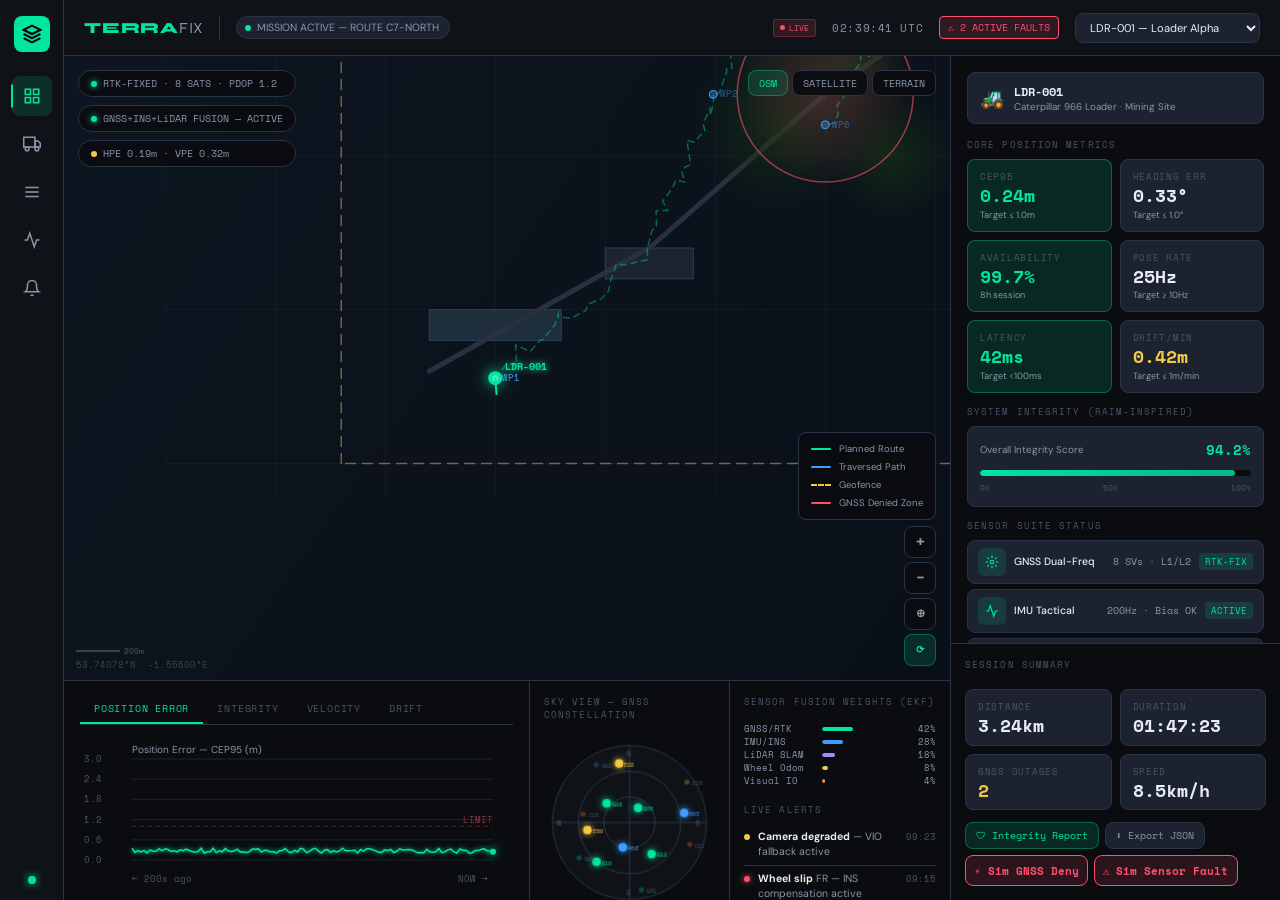
<file: index.html>
<!DOCTYPE html>
<html lang="en">
<head>
<meta charset="UTF-8"/>
<meta name="viewport" content="width=device-width, initial-scale=1.0"/>
<title>TERRAFIX v2 — Off-Highway Navigation Intelligence</title>
<link rel="preconnect" href="https://fonts.googleapis.com">
<link href="https://fonts.googleapis.com/css2?family=Space+Mono:ital,wght@0,400;0,700;1,400&family=Syne:wght@400;600;700;800&family=DM+Sans:ital,opsz,wght@0,9..40,300;0,9..40,400;0,9..40,500;1,9..40,300&display=swap" rel="stylesheet">


<style>
:root {
  --bg: #0a0c10;
  --bg2: #0f1318;
  --bg3: #161b22;
  --surface: #1c2230;
  --surface2: #242d3d;
  --border: #2a3448;
  --border-light: #344058;

  --green: #00e5a0;
  --green-dim: #00e5a022;
  --green-mid: #00e5a055;
  --yellow: #f5c842;
  --yellow-dim: #f5c84222;
  --red: #ff4f6d;
  --red-dim: #ff4f6d22;
  --blue: #3d9eff;
  --blue-dim: #3d9eff22;
  --orange: #ff8c42;
  --purple: #a78bfa;

  --text: #e8edf5;
  --text-dim: #8a96aa;
  --text-faint: #4a5568;

  --font-display: 'Syne', sans-serif;
  --font-mono: 'Space Mono', monospace;
  --font-body: 'DM Sans', sans-serif;

  --radius: 8px;
  --radius-lg: 14px;
  --transition: 150ms ease;
}

*, *::before, *::after { box-sizing: border-box; margin: 0; padding: 0; }
html { font-size: 14px; }
body { background: var(--bg); color: var(--text); font-family: var(--font-body); min-height: 100vh; overflow-x: hidden; }

::-webkit-scrollbar { width: 4px; }
::-webkit-scrollbar-track { background: var(--bg2); }
::-webkit-scrollbar-thumb { background: var(--border-light); border-radius: 2px; }

.app { display: flex; height: 100vh; overflow: hidden; }

/* SIDEBAR */
.sidebar {
  width: 64px; background: var(--bg2); border-right: 1px solid var(--border);
  display: flex; flex-direction: column; align-items: center;
  padding: 16px 0; gap: 8px; flex-shrink: 0; z-index: 100;
}
.logo {
  width: 36px; height: 36px; background: var(--green); border-radius: 8px;
  display: flex; align-items: center; justify-content: center; margin-bottom: 16px;
}
.logo svg { width: 20px; height: 20px; color: #000; }
.nav-btn {
  width: 40px; height: 40px; border-radius: var(--radius); border: none;
  background: transparent; color: var(--text-dim); cursor: pointer;
  display: flex; align-items: center; justify-content: center;
  transition: all var(--transition); position: relative;
}
.nav-btn:hover { background: var(--surface); color: var(--text); }
.nav-btn.active { background: var(--green-dim); color: var(--green); }
.nav-btn.active::before {
  content: ''; position: absolute; left: -1px; top: 8px; bottom: 8px;
  width: 2px; background: var(--green); border-radius: 0 2px 2px 0;
}
.nav-btn svg { width: 18px; height: 18px; }
.sidebar-spacer { flex: 1; }
.status-dot {
  width: 8px; height: 8px; border-radius: 50%; background: var(--green);
  box-shadow: 0 0 8px var(--green); animation: pulse 2s infinite;
}
@keyframes pulse {
  0%,100%{opacity:1;box-shadow:0 0 8px var(--green);}
  50%{opacity:0.6;box-shadow:0 0 16px var(--green);}
}

/* MAIN */
.main { flex: 1; display: flex; flex-direction: column; overflow: hidden; }

/* TOPBAR */
.topbar {
  height: 56px; background: var(--bg2); border-bottom: 1px solid var(--border);
  display: flex; align-items: center; padding: 0 20px; gap: 16px; flex-shrink: 0;
}
.topbar-brand { font-family: var(--font-display); font-size: 1.1rem; font-weight: 800; letter-spacing: 0.05em; color: var(--green); }
.topbar-brand span { color: var(--text-dim); font-weight: 400; }
.topbar-divider { width: 1px; height: 24px; background: var(--border); }
.mission-badge {
  display: flex; align-items: center; gap: 6px; background: var(--surface);
  border: 1px solid var(--border); border-radius: 20px; padding: 4px 10px 4px 8px;
  font-size: 0.75rem; color: var(--text-dim);
}
.mission-badge .dot { width: 6px; height: 6px; border-radius: 50%; background: var(--green); animation: pulse 2s infinite; }
.topbar-spacer { flex: 1; }
.topbar-time { font-family: var(--font-mono); font-size: 0.8rem; color: var(--text-dim); letter-spacing: 0.05em; }
.alert-badge {
  background: var(--red-dim); border: 1px solid var(--red); color: var(--red);
  border-radius: 4px; padding: 3px 8px; font-size: 0.7rem; font-family: var(--font-mono); cursor: pointer;
}
.vehicle-selector {
  background: var(--surface); border: 1px solid var(--border); color: var(--text);
  border-radius: var(--radius); padding: 6px 10px; font-family: var(--font-body);
  font-size: 0.8rem; cursor: pointer; outline: none;
}
.live-badge {
  display: inline-flex; align-items: center; gap: 4px; font-family: var(--font-mono);
  font-size: 0.6rem; color: var(--red); background: var(--red-dim);
  border: 1px solid #ff4f6d44; border-radius: 3px; padding: 2px 6px;
}
.live-badge .live-dot { width: 5px; height: 5px; border-radius: 50%; background: var(--red); animation: pulse 1s infinite; }

/* CONTENT GRID */
.content { flex: 1; display: grid; grid-template-columns: 1fr 330px; grid-template-rows: 1fr 220px; overflow: hidden; }

/* MAP PANEL */
.map-panel { grid-column: 1; grid-row: 1; position: relative; background: var(--bg3); overflow: hidden; }
#terrainCanvas { position: absolute; inset: 0; width: 100%; height: 100%; z-index: 1; }
.map-overlays { position: absolute; inset: 0; z-index: 10; pointer-events: none; }
.map-overlays > * { pointer-events: auto; }

/* Mode tabs */
.mode-tabs { position: absolute; top: 14px; right: 14px; display: flex; gap: 4px; z-index: 20; }
.mode-tab {
  padding: 5px 10px; background: rgba(10,12,16,0.9); backdrop-filter: blur(8px);
  border: 1px solid var(--border); border-radius: var(--radius);
  font-size: 0.68rem; font-family: var(--font-mono); color: var(--text-dim); cursor: pointer; transition: all var(--transition);
}
.mode-tab.active { background: var(--green-dim); border-color: var(--green-mid); color: var(--green); }
.mode-tab:hover:not(.active) { background: var(--surface); color: var(--text); }

.map-overlay-tl { position: absolute; top: 14px; left: 14px; display: flex; flex-direction: column; gap: 8px; z-index: 20; }
.map-pill {
  background: rgba(10,12,16,0.9); backdrop-filter: blur(8px); border: 1px solid var(--border);
  border-radius: 20px; padding: 5px 12px; font-family: var(--font-mono); font-size: 0.7rem;
  color: var(--text-dim); display: flex; align-items: center; gap: 6px;
}
.map-pill .dot { width: 6px; height: 6px; border-radius: 50%; }
.map-pill .dot.green { background: var(--green); box-shadow: 0 0 6px var(--green); }
.map-pill .dot.yellow { background: var(--yellow); }
.map-pill .dot.red { background: var(--red); animation: pulse 1s infinite; }

.map-overlay-br { position: absolute; bottom: 14px; right: 14px; display: flex; flex-direction: column; gap: 6px; z-index: 20; align-items: flex-end; }
.map-legend {
  background: rgba(10,12,16,0.9); backdrop-filter: blur(8px); border: 1px solid var(--border);
  border-radius: var(--radius); padding: 10px 12px; display: flex; flex-direction: column; gap: 6px;
}
.legend-row { display: flex; align-items: center; gap: 8px; font-size: 0.68rem; color: var(--text-dim); }
.legend-line { width: 20px; height: 2px; border-radius: 1px; flex-shrink: 0; }
.legend-dashed { width: 20px; height: 0; flex-shrink: 0; border-top: 2px dashed var(--yellow); }

/* MAP CONTROL BUTTONS */
.map-ctrl-btn {
  width: 32px; height: 32px;
  background: rgba(10,12,16,0.9); backdrop-filter: blur(8px);
  border: 1px solid var(--border); border-radius: var(--radius);
  color: var(--text-dim); display: flex; align-items: center; justify-content: center;
  cursor: pointer; font-size: 1.1rem; font-weight: 700; transition: all var(--transition);
  user-select: none; line-height: 1;
}
.map-ctrl-btn:hover { background: var(--surface); color: var(--text); border-color: var(--border-light); }
.map-ctrl-btn:active { background: var(--green-dim); color: var(--green); border-color: var(--green-mid); }
.map-ctrl-group { display: flex; flex-direction: column; gap: 4px; }

/* DEAD-RECKONING BANNER */
.dr-banner {
  position: absolute; bottom: 14px; left: 14px; z-index: 20;
  background: rgba(255,79,109,0.15); border: 1px solid var(--red); border-radius: var(--radius);
  padding: 8px 14px; font-family: var(--font-mono); font-size: 0.72rem; color: var(--red);
  display: none; align-items: center; gap: 8px; animation: blink 1s infinite;
  backdrop-filter: blur(8px);
}
@keyframes blink { 0%,100%{opacity:1;} 50%{opacity:0.6;} }

/* RIGHT PANEL */
.right-panel { grid-column: 2; grid-row: 1 / 3; border-left: 1px solid var(--border); display: flex; flex-direction: column; overflow: hidden; }
.right-top { flex: 1; overflow-y: auto; padding: 16px; display: flex; flex-direction: column; gap: 12px; min-height: 0; }
.right-bottom { border-top: 1px solid var(--border); padding: 14px; overflow-y: auto; display: flex; flex-direction: column; gap: 10px; flex-shrink: 0; }

/* BOTTOM PANEL */
.bottom-panel { grid-column: 1; grid-row: 2; border-top: 1px solid var(--border); display: flex; overflow: hidden; }

.section-hdr { font-family: var(--font-mono); font-size: 0.65rem; text-transform: uppercase; letter-spacing: 0.12em; color: var(--text-faint); margin-bottom: 8px; }

/* METRIC CARDS */
.metric-grid { display: grid; grid-template-columns: 1fr 1fr; gap: 8px; }
.metric-card {
  background: var(--surface); border: 1px solid var(--border); border-radius: var(--radius);
  padding: 10px 12px; display: flex; flex-direction: column; gap: 4px; transition: border-color var(--transition);
}
.metric-card:hover { border-color: var(--border-light); }
.metric-card.green { border-color: var(--green-mid); background: var(--green-dim); }
.metric-card.yellow { border-color: #f5c84244; background: var(--yellow-dim); }
.metric-card.red { border-color: #ff4f6d44; background: var(--red-dim); }
.metric-label { font-size: 0.65rem; color: var(--text-faint); font-family: var(--font-mono); text-transform: uppercase; letter-spacing: 0.08em; }
.metric-value { font-family: var(--font-mono); font-size: 1.25rem; font-weight: 700; color: var(--text); line-height: 1; }
.metric-value.green { color: var(--green); }
.metric-value.yellow { color: var(--yellow); }
.metric-value.red { color: var(--red); }
.metric-sub { font-size: 0.65rem; color: var(--text-dim); }

/* STATUS ROWS */
.status-row {
  display: flex; align-items: center; gap: 8px; padding: 7px 10px;
  background: var(--surface); border: 1px solid var(--border); border-radius: var(--radius);
  font-size: 0.75rem; transition: all var(--transition);
}
.status-row:hover { background: var(--surface2); }
.status-icon { width: 28px; height: 28px; border-radius: 6px; display: flex; align-items: center; justify-content: center; flex-shrink: 0; }
.status-icon svg { width: 14px; height: 14px; }
.status-icon.green { background: var(--green-dim); color: var(--green); }
.status-icon.yellow { background: var(--yellow-dim); color: var(--yellow); }
.status-icon.red { background: var(--red-dim); color: var(--red); }
.status-icon.blue { background: var(--blue-dim); color: var(--blue); }
.status-name { flex: 1; color: var(--text); font-weight: 500; }
.status-val { font-family: var(--font-mono); font-size: 0.7rem; color: var(--text-dim); }
.status-state { font-size: 0.65rem; font-family: var(--font-mono); padding: 2px 6px; border-radius: 3px; }
.status-state.ok { background: var(--green-dim); color: var(--green); }
.status-state.warn { background: var(--yellow-dim); color: var(--yellow); }
.status-state.fault { background: var(--red-dim); color: var(--red); }
.status-state.off { background: var(--surface2); color: var(--text-faint); }

/* INTEGRITY BAR */
.integrity-bar-wrap { background: var(--surface); border: 1px solid var(--border); border-radius: var(--radius); padding: 12px; }
.integrity-header { display: flex; align-items: center; justify-content: space-between; margin-bottom: 10px; }
.integrity-label { font-size: 0.7rem; color: var(--text-dim); }
.integrity-val { font-family: var(--font-mono); font-size: 1rem; font-weight: 700; color: var(--green); }
.bar-track { height: 6px; background: var(--bg); border-radius: 3px; overflow: hidden; margin-bottom: 6px; }
.bar-fill { height: 100%; border-radius: 3px; background: linear-gradient(90deg, var(--green) 0%, #00e5a0cc 100%); transition: width 1s ease; }
.bar-fill.yellow { background: linear-gradient(90deg, var(--yellow), #f5c84299); }
.bar-fill.red { background: linear-gradient(90deg, var(--red), #ff4f6d99); }
.bar-labels { display: flex; justify-content: space-between; }
.bar-label { font-size: 0.6rem; color: var(--text-faint); font-family: var(--font-mono); }

/* ALERTS */
.alert-item { display: flex; gap: 8px; align-items: flex-start; padding: 6px 0; border-bottom: 1px solid var(--border); font-size: 0.75rem; }
.alert-item:last-child { border-bottom: none; }
.alert-dot { width: 6px; height: 6px; border-radius: 50%; margin-top: 4px; flex-shrink: 0; }
.alert-dot.red { background: var(--red); box-shadow: 0 0 6px var(--red); }
.alert-dot.yellow { background: var(--yellow); }
.alert-dot.blue { background: var(--blue); }
.alert-msg { flex: 1; color: var(--text-dim); line-height: 1.4; }
.alert-msg strong { color: var(--text); }
.alert-time { font-family: var(--font-mono); font-size: 0.65rem; color: var(--text-faint); flex-shrink: 0; }

/* CHART */
.chart-section { flex: 1; display: flex; flex-direction: column; padding: 14px 16px; overflow: hidden; border-right: 1px solid var(--border); }
.chart-wrap { flex: 1; position: relative; }
canvas { display: block; }

/* CONSTELLATION */
.constellation-section { width: 200px; border-right: 1px solid var(--border); padding: 14px; display: flex; flex-direction: column; gap: 8px; flex-shrink: 0; }
.sat-legend { display: flex; gap: 6px; flex-wrap: wrap; justify-content: center; }
.sat-tag { font-size: 0.6rem; font-family: var(--font-mono); color: var(--text-faint); display: flex; align-items: center; gap: 4px; }
.sat-tag-dot { width: 6px; height: 6px; border-radius: 50%; }

/* FUSION TABLE */
.fusion-section { width: 220px; padding: 14px; display: flex; flex-direction: column; gap: 6px; flex-shrink: 0; }
.fusion-row { display: flex; align-items: center; gap: 8px; font-size: 0.72rem; }
.fusion-name { width: 70px; color: var(--text-dim); flex-shrink: 0; font-family: var(--font-mono); font-size: 0.65rem; }
.fusion-bar-wrap { flex: 1; height: 4px; background: var(--bg); border-radius: 2px; overflow: hidden; }
.fusion-bar { height: 100%; border-radius: 2px; transition: width 1.5s ease; }
.fusion-pct { width: 32px; text-align: right; font-family: var(--font-mono); font-size: 0.65rem; color: var(--text-dim); flex-shrink: 0; }

/* TABS */
.tab-bar { display: flex; gap: 0; border-bottom: 1px solid var(--border); margin-bottom: 12px; }
.tab { padding: 6px 14px; font-size: 0.72rem; font-family: var(--font-mono); color: var(--text-faint); cursor: pointer; border-bottom: 2px solid transparent; transition: all var(--transition); text-transform: uppercase; letter-spacing: 0.08em; }
.tab:hover { color: var(--text-dim); }
.tab.active { color: var(--green); border-bottom-color: var(--green); }

/* VEHICLE HDR */
.vehicle-hdr { display: flex; align-items: center; gap: 10px; padding: 10px 12px; background: var(--surface); border: 1px solid var(--border); border-radius: var(--radius); margin-bottom: 2px; }
.vehicle-id { font-family: var(--font-mono); font-size: 0.85rem; font-weight: 700; color: var(--text); }
.vehicle-type { font-size: 0.7rem; color: var(--text-dim); }
.vehicle-icon { font-size: 1.4rem; }

/* BUTTONS */
.small-btn {
  background: var(--surface); border: 1px solid var(--border); border-radius: var(--radius);
  padding: 5px 10px; color: var(--text-dim); font-size: 0.7rem; font-family: var(--font-mono);
  cursor: pointer; transition: all var(--transition);
}
.small-btn:hover { background: var(--surface2); color: var(--text); border-color: var(--border-light); }
.small-btn.primary { background: var(--green-dim); border-color: var(--green-mid); color: var(--green); }

.red-btn {
  background: var(--red-dim); border: 1px solid var(--red); color: black; border-radius: var(--radius);
  padding: 6px 8px; color: var(--red); font-size: 0.8rem; font-family: var(--font-mono); font-weight: 700;
  cursor: pointer; transition: all var(--transition);
  
}
.red-btn:hover { border-color: var(--red-dim); }

/* MODAL */
.modal-backdrop { position: fixed; inset: 0; background: rgba(0,0,0,0.7); z-index: 500; display: none; align-items: center; justify-content: center; backdrop-filter: blur(4px); }
.modal-backdrop.open { display: flex; }
.modal { background: var(--bg2); border: 1px solid var(--border-light); border-radius: var(--radius-lg); padding: 24px; width: 680px; max-width: 95vw; max-height: 85vh; overflow-y: auto; box-shadow: 0 24px 64px rgba(0,0,0,0.6); position: relative; }
.modal-title { font-family: var(--font-display); font-size: 1.1rem; font-weight: 700; margin-bottom: 16px; }
.modal-close { position: absolute; top: 16px; right: 16px; background: none; border: none; color: var(--text-dim); cursor: pointer; font-size: 1.2rem; }
.modal-section { margin-bottom: 20px; }

.fault-table { width: 100%; border-collapse: collapse; font-size: 0.75rem; }
.fault-table th { text-align: left; padding: 6px 10px; font-family: var(--font-mono); font-size: 0.62rem; text-transform: uppercase; letter-spacing: 0.08em; color: var(--text-faint); border-bottom: 1px solid var(--border); }
.fault-table td { padding: 7px 10px; border-bottom: 1px solid var(--border); color: var(--text-dim); vertical-align: middle; }
.fault-table tr:hover td { background: var(--surface); color: var(--text); }

/* VIEW OVERLAYS */
.view-overlay { position: fixed; top: 56px; left: 64px; right: 0; bottom: 0; background: var(--bg); z-index: 200; overflow-y: auto; padding: 24px; animation: fadeIn 0.2s ease; }
@keyframes fadeIn { from{opacity:0;transform:translateY(8px)}to{opacity:1;transform:translateY(0)} }
.view-header { display: flex; align-items: flex-start; justify-content: space-between; margin-bottom: 24px; padding-bottom: 16px; border-bottom: 1px solid var(--border); }
.view-title { font-family: var(--font-display); font-size: 1.4rem; font-weight: 800; color: var(--text); margin-bottom: 4px; }
.view-sub { font-size: 0.8rem; color: var(--text-dim); }

/* FLEET */
.fleet-grid { display: grid; grid-template-columns: repeat(auto-fill, minmax(340px, 1fr)); gap: 16px; }
.fleet-card { background: var(--bg2); border: 1px solid var(--border); border-radius: var(--radius-lg); padding: 16px; display: flex; flex-direction: column; gap: 12px; transition: border-color var(--transition); }
.fleet-card:hover { border-color: var(--border-light); }
.fleet-card.active-vehicle { border-color: var(--green-mid); background: #00e5a008; }
.fleet-card-header { display: flex; align-items: center; gap: 10px; }
.fleet-icon { font-size: 1.8rem; }
.fleet-name { font-family: var(--font-mono); font-size: 0.9rem; font-weight: 700; }
.fleet-type { font-size: 0.72rem; color: var(--text-dim); margin-top: 2px; }
.fleet-online { margin-left: auto; }
.fleet-metrics { display: grid; grid-template-columns: 1fr 1fr 1fr; gap: 8px; }
.fleet-metric { background: var(--surface); border-radius: var(--radius); padding: 8px 10px; }
.fleet-metric-label { font-size: 0.6rem; font-family: var(--font-mono); color: var(--text-faint); text-transform: uppercase; margin-bottom: 3px; }
.fleet-metric-val { font-family: var(--font-mono); font-size: 0.9rem; font-weight: 700; }
.fleet-bar-row { display: flex; flex-direction: column; gap: 4px; }
.fleet-bar-label { font-size: 0.68rem; color: var(--text-dim); display: flex; justify-content: space-between; }

/* ROUTES */
.routes-list { display: flex; flex-direction: column; gap: 12px; max-width: 900px; }
.route-card { background: var(--bg2); border: 1px solid var(--border); border-radius: var(--radius-lg); padding: 16px 20px; display: grid; grid-template-columns: auto 1fr auto; gap: 16px; align-items: center; transition: border-color var(--transition); cursor: pointer; }
.route-card:hover { border-color: var(--border-light); }
.route-card.route-active { border-left: 3px solid var(--green); }
.route-card.route-pending { border-left: 3px solid var(--yellow); }
.route-card.route-done { border-left: 3px solid var(--text-faint); }
.route-id { font-family: var(--font-mono); font-size: 1rem; font-weight: 700; color: var(--text); }
.route-name { font-size: 0.8rem; color: var(--text-dim); margin-top: 3px; }
.route-detail { font-size: 0.72rem; color: var(--text-faint); margin-top: 4px; font-family: var(--font-mono); }
.route-stats { display: flex; gap: 20px; align-items: center; }
.route-stat { text-align: center; }
.route-stat-val { font-family: var(--font-mono); font-size: 0.9rem; font-weight: 700; }
.route-stat-lbl { font-size: 0.6rem; color: var(--text-faint); text-transform: uppercase; }
.route-progress-wrap { flex: 1; height: 4px; background: var(--bg); border-radius: 2px; overflow: hidden; margin-top: 8px; }
.route-progress-fill { height: 100%; border-radius: 2px; }

/* SENSORS */
.sensors-grid { display: grid; grid-template-columns: repeat(auto-fill, minmax(380px, 1fr)); gap: 16px; }
.sensor-detail-card { background: var(--bg2); border: 1px solid var(--border); border-radius: var(--radius-lg); padding: 16px; display: flex; flex-direction: column; gap: 12px; }
.sensor-detail-header { display: flex; align-items: center; justify-content: space-between; padding-bottom: 10px; border-bottom: 1px solid var(--border); }
.sensor-detail-name { font-family: var(--font-mono); font-size: 0.85rem; font-weight: 700; }
.sensor-detail-params { display: grid; grid-template-columns: 1fr 1fr; gap: 8px; }
.sensor-param { background: var(--surface); border-radius: var(--radius); padding: 8px 10px; }
.sensor-param-label { font-size: 0.6rem; font-family: var(--font-mono); color: var(--text-faint); text-transform: uppercase; margin-bottom: 3px; }
.sensor-param-val { font-family: var(--font-mono); font-size: 0.82rem; font-weight: 700; }
.sensor-health-bar { height: 6px; background: var(--bg); border-radius: 3px; overflow: hidden; margin-top: 4px; }
.sensor-health-fill { height: 100%; border-radius: 3px; }

/* Map canvas */
#terrainCanvas { position: absolute; inset: 0; width: 100%; height: 100%; }
</style>
</head>
<body>
<div class="app">
  <!-- SIDEBAR -->
  <aside class="sidebar">
    <div class="logo">
      <svg viewBox="0 0 24 24" fill="none" stroke="currentColor" stroke-width="2.5">
        <path d="M12 2L2 7l10 5 10-5-10-5z"/>
        <path d="M2 17l10 5 10-5"/>
        <path d="M2 12l10 5 10-5"/>
      </svg>
    </div>
    <button class="nav-btn active" id="nav-dashboard" title="Dashboard" onclick="switchView('dashboard',this)">
      <svg viewBox="0 0 24 24" fill="none" stroke="currentColor" stroke-width="2"><rect x="3" y="3" width="7" height="7"/><rect x="14" y="3" width="7" height="7"/><rect x="3" y="14" width="7" height="7"/><rect x="14" y="14" width="7" height="7"/></svg>
    </button>
    <button class="nav-btn" id="nav-fleet" title="Fleet Overview" onclick="switchView('fleet',this)">
      <svg viewBox="0 0 24 24" fill="none" stroke="currentColor" stroke-width="2"><rect x="1" y="3" width="15" height="13"/><path d="M16 8h4l3 3v5h-7V8z"/><circle cx="5.5" cy="18.5" r="2.5"/><circle cx="18.5" cy="18.5" r="2.5"/></svg>
    </button>
    <button class="nav-btn" id="nav-routes" title="Mission Routes" onclick="switchView('routes',this)">
      <svg viewBox="0 0 24 24" fill="none" stroke="currentColor" stroke-width="2"><path d="M3 12h18M3 6h18M3 18h18"/></svg>
    </button>
    <button class="nav-btn" id="nav-sensors" title="Sensor Health" onclick="switchView('sensors',this)">
      <svg viewBox="0 0 24 24" fill="none" stroke="currentColor" stroke-width="2"><path d="M22 12h-4l-3 9L9 3l-3 9H2"/></svg>
    </button>

    <button class="nav-btn" id="nav-alerts" title="Fault Register" onclick="openFaultModal()">
      <svg viewBox="0 0 24 24" fill="none" stroke="currentColor" stroke-width="2"><path d="M18 8A6 6 0 0 0 6 8c0 7-3 9-3 9h18s-3-2-3-9"/><path d="M13.73 21a2 2 0 0 1-3.46 0"/></svg>
    </button>
    <div class="sidebar-spacer"></div>
    <div class="status-dot"></div>
  </aside>

  <!-- MAIN -->
  <div class="main">
    <div class="topbar">
      <span class="topbar-brand">TERRA<span>FIX</span></span>
      <div class="topbar-divider"></div>
      <div class="mission-badge"><div class="dot"></div><span id="missionLabel">MISSION ACTIVE — ROUTE C7-NORTH</span></div>
      <div class="topbar-spacer"></div>
      <span class="live-badge"><span class="live-dot"></span>LIVE</span>
      <div class="topbar-time" id="clockEl">--:--:-- UTC</div>
      <button class="alert-badge" id="alertBadge" onclick="openFaultModal()">⚠ 2 ACTIVE FAULTS</button>
      <select class="vehicle-selector" id="vehicleSelect" onchange="changeVehicle(this.value)">
        <option value="LDR-001">LDR-001 — Loader Alpha</option>
        <option value="DMP-003">DMP-003 — Dumper Beta</option>
        <option value="TRC-007">TRC-007 — Tractor Gamma</option>
      </select>
    </div>

    <div class="content">
      <!-- MAP PANEL -->
      <div class="map-panel">
        <canvas id="terrainCanvas"></canvas>
        <div class="map-overlays">
          <div class="mode-tabs">
            <div class="mode-tab active" onclick="setMapLayer('osm',this)">OSM</div>
            <div class="mode-tab" onclick="setMapLayer('sat',this)">SATELLITE</div>
            <div class="mode-tab" onclick="setMapLayer('topo',this)">TERRAIN</div>
          </div>
          <div class="map-overlay-tl">
            <div class="map-pill"><div class="dot green" id="fixDot"></div><span id="gnssFixText">RTK-FIXED · 8 SATS · PDOP 1.2</span></div>
            <div class="map-pill" id="modePill"><div class="dot green"></div><span id="fusionModeText">GNSS+INS+LiDAR FUSION — ACTIVE</span></div>
            <div class="map-pill"><div class="dot yellow"></div><span id="posErrText">HPE 0.18 m · VPE 0.31 m</span></div>
          </div>
          <div class="dr-banner" id="drBanner">
            ⚠ GNSS DENIED — DEAD RECKONING (INS+LiDAR+Odometry)
          </div>
          <div class="map-overlay-br">
            <div class="map-legend">
              <div class="legend-row"><div class="legend-line" style="background:var(--green)"></div><span>Planned Route</span></div>
              <div class="legend-row"><div class="legend-line" style="background:var(--blue)"></div><span>Traversed Path</span></div>
              <div class="legend-row"><div class="legend-dashed"></div><span>Geofence</span></div>
              <div class="legend-row"><div class="legend-line" style="background:var(--red)"></div><span>GNSS Denied Zone</span></div>
            </div>
            <div class="map-ctrl-group">
              <div class="map-ctrl-btn" onclick="mapZoom(1.25)" title="Zoom In">+</div>
              <div class="map-ctrl-btn" onclick="mapZoom(0.8)" title="Zoom Out">−</div>
              <div class="map-ctrl-btn" onclick="mapCenter()" title="Center on Vehicle" style="font-size:0.8rem;">⊕</div>
              <div class="map-ctrl-btn" onclick="toggleFollow(this)" id="followBtn" title="Follow Vehicle" style="font-size:0.7rem;color:var(--green);border-color:var(--green-mid);background:var(--green-dim);">⟳</div>
            </div>
          </div>
        </div>
      </div>

      <!-- BOTTOM PANEL -->
      <div class="bottom-panel">
        <div class="chart-section">
          <div class="tab-bar">
            <div class="tab active" onclick="switchChart('position',this)">POSITION ERROR</div>
            <div class="tab" onclick="switchChart('integrity',this)">INTEGRITY</div>
            <div class="tab" onclick="switchChart('velocity',this)">VELOCITY</div>
            <div class="tab" onclick="switchChart('drift',this)">DRIFT</div>
          </div>
          <div class="chart-wrap">
            <canvas id="chartCanvas"></canvas>
          </div>
        </div>
        <div class="constellation-section">
          <div class="section-hdr">Sky View — GNSS Constellation</div>
          <canvas id="skyCanvas" width="160" height="160"></canvas>
          <div class="sat-legend">
            <div class="sat-tag"><div class="sat-tag-dot" style="background:#00e5a0"></div>GPS</div>
            <div class="sat-tag"><div class="sat-tag-dot" style="background:#3d9eff"></div>GLONASS</div>
            <div class="sat-tag"><div class="sat-tag-dot" style="background:#f5c842"></div>Galileo</div>
            <div class="sat-tag"><div class="sat-tag-dot" style="background:#ff8c42"></div>BeiDou</div>
          </div>
          <div style="font-family:var(--font-mono);font-size:0.65rem;color:var(--text-faint);text-align:center;" id="satCountLabel">8 SVs in use / 14 visible</div>
        </div>
        <div class="fusion-section">
          <div class="section-hdr">Sensor Fusion Weights (EKF)</div>
          <div id="fusionRows"></div>
          <div style="margin-top:10px;">
            <div class="section-hdr">Live Alerts</div>
            <div id="alertList"></div>
          </div>
        </div>
      </div>

      <!-- RIGHT PANEL -->
      <div class="right-panel">
        <div class="right-top fade-in">
          <div class="vehicle-hdr">
            <span class="vehicle-icon">🚜</span>
            <div>
              <div class="vehicle-id" id="vehicleId">LDR-001</div>
              <div class="vehicle-type" id="vehicleTypeLabel">Caterpillar 966 Loader · Mining Site</div>
            </div>
          </div>
          <div>
            <div class="section-hdr">Core Position Metrics</div>
            <div class="metric-grid">
              <div class="metric-card green" id="card-cep95">
                <div class="metric-label">CEP95</div>
                <div class="metric-value green" id="cep95">0.23m</div>
                <div class="metric-sub">Target ≤ 1.0m</div>
              </div>
              <div class="metric-card" id="card-heading">
                <div class="metric-label">Heading Err</div>
                <div class="metric-value" id="headingErr">0.31°</div>
                <div class="metric-sub">Target ≤ 1.0°</div>
              </div>
              <div class="metric-card green">
                <div class="metric-label">Availability</div>
                <div class="metric-value green" id="availability">99.7%</div>
                <div class="metric-sub">8h session</div>
              </div>
              <div class="metric-card">
                <div class="metric-label">Pose Rate</div>
                <div class="metric-value" id="poseRate">25Hz</div>
                <div class="metric-sub">Target ≥ 10Hz</div>
              </div>
              <div class="metric-card green" id="card-latency">
                <div class="metric-label">Latency</div>
                <div class="metric-value green" id="latency">42ms</div>
                <div class="metric-sub">Target &lt;100ms</div>
              </div>
              <div class="metric-card yellow" id="card-drift">
                <div class="metric-label">Drift/min</div>
                <div class="metric-value yellow" id="drift">0.41m</div>
                <div class="metric-sub">Target ≤ 1m/min</div>
              </div>
            </div>
          </div>
          <div>
            <div class="section-hdr">System Integrity (RAIM-inspired)</div>
            <div class="integrity-bar-wrap">
              <div class="integrity-header">
                <span class="integrity-label">Overall Integrity Score</span>
                <span class="integrity-val" id="integrityVal">94.2%</span>
              </div>
              <div class="bar-track"><div class="bar-fill" id="integrityBar" style="width:94.2%"></div></div>
              <div class="bar-labels"><span class="bar-label">0%</span><span class="bar-label">50%</span><span class="bar-label">100%</span></div>
            </div>
          </div>
          <div>
            <div class="section-hdr">Sensor Suite Status</div>
            <div style="display:flex;flex-direction:column;gap:5px;">
              <div class="status-row" id="row-gnss">
                <div class="status-icon green" id="icon-gnss"><svg viewBox="0 0 24 24" fill="none" stroke="currentColor" stroke-width="2"><circle cx="12" cy="12" r="3"/><path d="M12 1v4M12 19v4M4.22 4.22l2.83 2.83M16.95 16.95l2.83 2.83M1 12h4M19 12h4M4.22 19.78l2.83-2.83M16.95 7.05l2.83-2.83"/></svg></div>
                <span class="status-name">GNSS Dual-Freq</span>
                <span class="status-val" id="gnss-val">8 SVs · L1/L2</span>
                <span class="status-state ok" id="gnss-state">RTK-FIX</span>
              </div>
              <div class="status-row">
                <div class="status-icon green"><svg viewBox="0 0 24 24" fill="none" stroke="currentColor" stroke-width="2"><path d="M22 12h-4l-3 9L9 3l-3 9H2"/></svg></div>
                <span class="status-name">IMU Tactical</span>
                <span class="status-val" id="imu-val">200Hz · Bias OK</span>
                <span class="status-state ok" id="imu-state">ACTIVE</span>
              </div>
              <div class="status-row">
                <div class="status-icon green" id="icon-lidar"><svg viewBox="0 0 24 24" fill="none" stroke="currentColor" stroke-width="2"><circle cx="12" cy="12" r="10"/><line x1="2" y1="12" x2="22" y2="12"/><path d="M12 2a15.3 15.3 0 0 1 4 10 15.3 15.3 0 0 1-4 10 15.3 15.3 0 0 1-4-10 15.3 15.3 0 0 1 4-10z"/></svg></div>
                <span class="status-name">LiDAR 3D</span>
                <span class="status-val" id="lidar-val">10Hz · 128ch</span>
                <span class="status-state ok" id="lidar-state">ACTIVE</span>
              </div>
              <div class="status-row" id="row-camera">
                <div class="status-icon yellow"><svg viewBox="0 0 24 24" fill="none" stroke="currentColor" stroke-width="2"><path d="M1 6v16l7-4 8 4 7-4V2l-7 4-8-4-7 4z"/><line x1="8" y1="2" x2="8" y2="18"/><line x1="16" y1="6" x2="16" y2="22"/></svg></div>
                <span class="status-name">Camera Stereo</span>
                <span class="status-val">20Hz · Lens blur</span>
                <span class="status-state warn">DEGRADED</span>
              </div>
              <div class="status-row">
                <div class="status-icon green"><svg viewBox="0 0 24 24" fill="none" stroke="currentColor" stroke-width="2"><circle cx="12" cy="12" r="10"/><polyline points="12 6 12 12 16 14"/></svg></div>
                <span class="status-name">Wheel Odometry</span>
                <span class="status-val">100Hz · 4-wheel</span>
                <span class="status-state ok" id="odom-state">ACTIVE</span>
              </div>
              <div class="status-row">
                <div class="status-icon blue"><svg viewBox="0 0 24 24" fill="none" stroke="currentColor" stroke-width="2"><path d="M5 12.55a11 11 0 0 1 14.08 0"/><path d="M1.42 9a16 16 0 0 1 21.16 0"/><path d="M8.53 16.11a6 6 0 0 1 6.95 0"/><circle cx="12" cy="20" r="1"/></svg></div>
                <span class="status-name">RTK Base</span>
                <span class="status-val" id="rtk-val">Link OK · 1Hz corr</span>
                <span class="status-state ok" id="rtk-state">CONNECTED</span>
              </div>
            </div>
          </div>
        </div>
        <div class="right-bottom">
          <div class="section-hdr">Session Summary</div>
          <div class="metric-grid">
            <div class="metric-card"><div class="metric-label">Distance</div><div class="metric-value" id="distance">3.24km</div></div>
            <div class="metric-card"><div class="metric-label">Duration</div><div class="metric-value" id="duration">01:47:22</div></div>
            <div class="metric-card"><div class="metric-label">GNSS Outages</div><div class="metric-value yellow" id="outages">2</div></div>
            <div class="metric-card"><div class="metric-label">Speed</div><div class="metric-value" id="speed">8.3km/h</div></div>
          </div>
          <div style="display:flex;gap:6px;margin-top:2px;flex-wrap:wrap;">
            <button class="small-btn primary" onclick="openFaultModal()">🛡 Integrity Report</button>
            <button class="small-btn" onclick="exportData()">⬇ Export JSON</button>
            <button class="red-btn" onclick="simulateFault()">⚡ Sim GNSS Deny</button>
            <button class="red-btn" onclick="simulateSensorFault()" id="sensorFaultBtn">⚠ Sim Sensor Fault</button>
          </div>
        </div>
      </div>
    </div><!-- /.content -->
  </div><!-- /.main -->
</div><!-- /.app -->

<!-- ===== VIEW OVERLAYS ===== -->
<div id="view-fleet" class="view-overlay" style="display:none;">
  <div class="view-header">
    <div><div class="view-title">Fleet Overview</div><div class="view-sub">3 vehicles active · Site: Khandwa Mining Zone C</div></div>
    <button class="small-btn" onclick="switchView('dashboard',document.getElementById('nav-dashboard'))">← Dashboard</button>
  </div>
  <div class="fleet-grid" id="fleetGrid"></div>
</div>

<div id="view-routes" class="view-overlay" style="display:none;">
  <div class="view-header">
    <div><div class="view-title">Mission Routes</div><div class="view-sub">Planned &amp; active routes — current shift</div></div>
    <button class="small-btn" onclick="switchView('dashboard',document.getElementById('nav-dashboard'))">← Dashboard</button>
  </div>
  <div class="routes-list" id="routesList"></div>
</div>

<div id="view-sensors" class="view-overlay" style="display:none;">
  <div class="view-header">
    <div><div class="view-title">Sensor Health Monitor</div><div class="view-sub">Detailed diagnostics — all sensor subsystems</div></div>
    <button class="small-btn" onclick="switchView('dashboard',document.getElementById('nav-dashboard'))">← Dashboard</button>
  </div>
  <div class="sensors-grid" id="sensorsGrid"></div>
</div>





<!-- FAULT MODAL -->
<div class="modal-backdrop" id="faultModal" onclick="closeFaultModal(event)">
  <div class="modal">
    <div class="modal-title">🛡 Integrity Monitor & Fault Register</div>
    <button class="modal-close" onclick="document.getElementById('faultModal').classList.remove('open')">✕</button>
    <div class="modal-section">
      <div class="section-hdr">Active & Recent Faults</div>
      <table class="fault-table"><thead><tr><th>SEVERITY</th><th>SENSOR</th><th>DESCRIPTION</th><th>TIME</th><th>STATUS</th></tr></thead>
        <tbody id="faultBody"></tbody>
      </table>
    </div>
    <div class="modal-section">
      <div class="section-hdr">Integrity Breakdown by Subsystem</div>
      <div id="integrityBreakdown" style="display:flex;flex-direction:column;gap:8px;"></div>
    </div>
    <div style="display:flex;gap:8px;justify-content:flex-end;">
      <button class="small-btn" onclick="clearFaults()">Clear Resolved</button>
      <button class="small-btn primary" onclick="exportData()">Export Report</button>
    </div>
  </div>
</div>

<script>
// ================================================================
// TERRAFIX v2 — Off-Highway Navigation Intelligence Platform
// Upgraded: Real map tiles, EKF simulation, GNSS-denied behavioral
// response, architecture diagram, pilot report, risk register
// ================================================================

// ===== CLOCK =====
function updateClock(){
  const n=new Date();
  // Show local time with timezone abbreviation
  const timeStr = n.toLocaleTimeString([], {hour:'2-digit', minute:'2-digit', second:'2-digit', hour12:false});
  const tzName = n.toLocaleDateString([], {timeZoneName:'short'}).split(',').pop().trim() ||
    'GMT' + (n.getTimezoneOffset() <= 0 ? '+' : '-') + 
    String(Math.abs(Math.floor(n.getTimezoneOffset()/60))).padStart(2,'0') + ':' +
    String(Math.abs(n.getTimezoneOffset()%60)).padStart(2,'0');
  document.getElementById('clockEl').textContent=timeStr+' '+tzName;
}
setInterval(updateClock,1000); updateClock();

// ===== EKF-INSPIRED SIMULATION STATE =====
// Simple 2D EKF state: [x, y, vx, vy]
// Process noise covariance, measurement noise by sensor mode
const ekf = {
  x: 0, y: 0, vx: 0.002, vy: 0.001, // state in degrees
  P: [[1e-7,0,0,0],[0,1e-7,0,0],[0,0,1e-9,0],[0,0,0,1e-9]], // covariance
  Q_gnss: 1e-11, Q_ins: 1e-9, Q_dr: 1e-7, // process noise
  mode: 'gnss', // 'gnss', 'float', 'dr'
  
  propagate(dt) {
    this.x += this.vx * dt;
    this.y += this.vy * dt;
    // small random walk on velocity
    this.vx += rnd(-0.0001, 0.0001) * dt;
    this.vy += rnd(-0.0001, 0.0001) * dt;
    // Clamp within route area
    if (this.x > routeBounds.maxLng || this.x < routeBounds.minLng) this.vx *= -1;
    if (this.y > routeBounds.maxLat || this.y < routeBounds.minLat) this.vy *= -1;
  },
  
  getMeasurementNoise() {
    switch(this.mode) {
      case 'gnss': return 0.00001; // ~1m
      case 'float': return 0.0002; // ~20m
      case 'dr': return 0.001; // dead-reckoning, grows with time
    }
  }
};

// Route bounds for the demo area (Leeds/Wakefield mining site)
const routeBounds = {
  minLat: 53.740, maxLat: 53.760,
  minLng: -1.560, maxLng: -1.520
};

// Pre-compute route waypoints
const routeWaypoints = [];
function buildRouteWaypoints() {
  routeWaypoints.length = 0;
  const lats = [53.741, 53.745, 53.750, 53.755, 53.758, 53.755, 53.750, 53.745, 53.748, 53.752, 53.757, 53.759, 53.755, 53.749];
  const lngs = [-1.555, -1.548, -1.545, -1.542, -1.538, -1.535, -1.532, -1.530, -1.527, -1.525, -1.525, -1.530, -1.535, -1.540];
  for (let i = 0; i < lats.length; i++) {
    // interpolate 20 points per segment
    if (i < lats.length - 1) {
      for (let s = 0; s < 20; s++) {
        const t = s / 20;
        routeWaypoints.push([
          lats[i] + (lats[i+1]-lats[i])*t + rnd(-0.0003,0.0003),
          lngs[i] + (lngs[i+1]-lngs[i])*t + rnd(-0.0003,0.0003)
        ]);
      }
    }
  }
  routeWaypoints.push([lats[lats.length-1], lngs[lats.length-1]]);
}
buildRouteWaypoints();

// GNSS-denied zones (lat, lng, radius in deg)
const gnssDeniedZones = [
  { lat: 53.750, lng: -1.540, r: 0.004, label: 'Zone A — Dense Canopy' },
  { lat: 53.755, lng: -1.527, r: 0.003, label: 'Zone B — Urban Canyon' },
];

function isInDeniedZone(lat, lng) {
  for (const z of gnssDeniedZones) {
    const d = Math.hypot(lat-z.lat, lng-z.lng);
    if (d < z.r) return z;
  }
  return null;
}

// Main state
const state = {
  travelIdx: 0,
  cep95: 0.23,
  headingErr: 0.31,
  availability: 99.7,
  latency: 42,
  drift: 0.41,
  poseRate: 25,
  integrity: 94.2,
  speed: 8.3,
  distance: 3.24,
  sessionSeconds: 6442,
  gnssMode: 'RTK-FIX',
  satsUsed: 8,
  satsVisible: 14,
  pdop: 1.2,
  hpe: 0.18,
  vpe: 0.31,
  deniedZone: null,
  drSeconds: 0, // time in dead reckoning
  currentChart: 'position',
  positionHistory: [],
  integrityHistory: [],
  velocityHistory: [],
  driftHistory: [],
  fusionWeights: { 'GNSS/RTK': 42, 'IMU/INS': 28, 'LiDAR SLAM': 18, 'Wheel Odom': 8, 'Visual IO': 4 },
  faultSimActive: false,
  outageCount: 2,
};

// Pre-fill 120s history
for (let i = 0; i < 120; i++) {
  state.positionHistory.push({ t: Date.now()-(120-i)*1000, v: 0.2+Math.random()*0.15 });
  state.integrityHistory.push({ t: Date.now()-(120-i)*1000, v: 93+Math.random()*3 });
  state.velocityHistory.push({ t: Date.now()-(120-i)*1000, v: 7+Math.random()*3 });
  state.driftHistory.push({ t: Date.now()-(120-i)*1000, v: 0.3+Math.random()*0.2 });
}

const faults = [
  { severity:'WARN', sensor:'Stereo Camera', desc:'Lens contamination — VIO weight reduced, LiDAR compensating', time:'09:23:14', status:'ACTIVE' },
  { severity:'INFO', sensor:'GNSS', desc:'RTK float 4s in Zone B — now re-fixed', time:'09:41:08', status:'RESOLVED' },
  { severity:'INFO', sensor:'IMU', desc:'Temp compensation updated at 52°C', time:'08:55:32', status:'RESOLVED' },
  { severity:'WARN', sensor:'Wheel Odom', desc:'Slip FR wheel — corrected by INS', time:'09:15:45', status:'ACTIVE' },
];

function rnd(a,b){return a+Math.random()*(b-a);}
function clamp(v,mn,mx){return Math.min(mx,Math.max(mn,v));}

// ===== MAIN SIMULATION LOOP =====
setInterval(() => {
  // Advance vehicle along route
  if (state.travelIdx < routeWaypoints.length - 1) {
    state.travelIdx += 0.625;
    if (state.travelIdx >= routeWaypoints.length) state.travelIdx = 0;
  } else {
    state.travelIdx = 0; // loop
  }

  const wp = routeWaypoints[Math.floor(state.travelIdx)];
  if (!wp) return;
  
  // Check if in GNSS-denied zone
  const denied = isInDeniedZone(wp[0], wp[1]);
  const wasInDenied = state.deniedZone !== null;
  
  if (denied && !state.faultSimActive) {
    // Enter denied zone behavior
    state.deniedZone = denied;
    ekf.mode = 'dr';
    state.drSeconds++;
    state.gnssMode = 'DEAD-RECK';
    state.satsUsed = Math.max(0, Math.floor(rnd(0, 2)));
    state.pdop = clamp(state.pdop + rnd(1, 3), 5, 20);
    state.cep95 = clamp(state.cep95 + 0.01 * state.drSeconds * 0.1, 0.5, 2.5);
    state.integrity = clamp(state.integrity - 0.3, 72, 99);
    state.drift = clamp(state.drift + rnd(0.02, 0.05), 0.3, 1.5);
    state.hpe = clamp(state.hpe + rnd(0.05, 0.15), 0.3, 3.0);
    
    // Fusion weights shift: GNSS → INS+LiDAR+Odometry
    state.fusionWeights['GNSS/RTK'] = clamp(state.fusionWeights['GNSS/RTK'] - 2, 2, 50);
    state.fusionWeights['IMU/INS'] = clamp(state.fusionWeights['IMU/INS'] + 0.8, 0, 55);
    state.fusionWeights['LiDAR SLAM'] = clamp(state.fusionWeights['LiDAR SLAM'] + 0.8, 0, 45);
    state.fusionWeights['Wheel Odom'] = clamp(state.fusionWeights['Wheel Odom'] + 0.4, 0, 25);
    
    document.getElementById('drBanner').style.display = 'flex';
  } else if (!denied && wasInDenied) {
    // Exit denied zone — re-acquire GNSS
    state.deniedZone = null;
    ekf.mode = 'gnss';
    state.drSeconds = 0;
    state.gnssMode = 'RTK-FIX';
    state.satsUsed = 8;
    state.pdop = 1.2;
    state.outageCount++;
    document.getElementById('drBanner').style.display = 'none';
    // Fusion weights normalize back
    state.fusionWeights = { 'GNSS/RTK': 42, 'IMU/INS': 28, 'LiDAR SLAM': 18, 'Wheel Odom': 8, 'Visual IO': 4 };
  } else if (!denied && !state.faultSimActive) {
    // Normal operation — subtle EKF-style jitter
    state.drSeconds = 0;
    state.gnssMode = 'RTK-FIX';
    state.cep95 = clamp(state.cep95 + rnd(-0.015,0.015), 0.12, 0.65);
    state.headingErr = clamp(state.headingErr + rnd(-0.04,0.04), 0.1, 1.2);
    state.latency = clamp(state.latency + rnd(-2,2), 22, 75);
    state.drift = clamp(state.drift + rnd(-0.02,0.02), 0.15, 0.65);
    state.integrity = clamp(state.integrity + rnd(-0.3,0.3), 88, 99.9);
    state.hpe = clamp(state.hpe + rnd(-0.01,0.01), 0.05, 0.35);
    state.vpe = clamp(state.vpe + rnd(-0.015,0.015), 0.1, 0.5);
    // Normalize fusion weights
    const total = Object.values(state.fusionWeights).reduce((a,b)=>a+b,0);
    for (const k in state.fusionWeights) state.fusionWeights[k] = (state.fusionWeights[k]/total)*100;
  }

  state.speed = clamp(state.speed + rnd(-0.3,0.3), 2, 18);
  state.distance += state.speed / 3600;
  state.sessionSeconds++;
  state.headingErr = clamp(state.headingErr + rnd(-0.04,0.04), 0.1, 1.6);

  // Push history
  const now = Date.now();
  state.positionHistory.push({ t: now, v: state.cep95 });
  state.integrityHistory.push({ t: now, v: state.integrity });
  state.velocityHistory.push({ t: now, v: state.speed });
  state.driftHistory.push({ t: now, v: state.drift });
  if (state.positionHistory.length > 200) {
    state.positionHistory.shift(); state.integrityHistory.shift();
    state.velocityHistory.shift(); state.driftHistory.shift();
  }

  // Update all UI
  updateMetricUI();
  updateMapMarker();
  renderFusionRows();
  renderAlerts();
  renderSkyPlot();
  renderLineChart();
}, 1000);

// ===== METRIC UI =====
function updateMetricUI() {
  const v = state;
  const inDenied = v.deniedZone !== null || v.faultSimActive;

  // CEP95
  setText('cep95', v.cep95.toFixed(2)+'m');
  const cepCard = document.getElementById('card-cep95');
  if (v.cep95 > 1.5) { cepCard.className='metric-card red'; document.getElementById('cep95').className='metric-value red'; }
  else if (v.cep95 > 0.8) { cepCard.className='metric-card yellow'; document.getElementById('cep95').className='metric-value yellow'; }
  else { cepCard.className='metric-card green'; document.getElementById('cep95').className='metric-value green'; }

  setText('headingErr', v.headingErr.toFixed(2)+'°');
  setText('availability', v.availability.toFixed(1)+'%');
  setText('poseRate', '25Hz');
  setText('latency', Math.round(v.latency)+'ms');
  setText('drift', v.drift.toFixed(2)+'m');
  const driftCard = document.getElementById('card-drift');
  if (v.drift > 1.0) driftCard.className='metric-card red';
  else if (v.drift > 0.6) driftCard.className='metric-card yellow';
  else driftCard.className='metric-card';

  setText('integrityVal', v.integrity.toFixed(1)+'%');
  const bar = document.getElementById('integrityBar');
  bar.style.width = v.integrity+'%';
  bar.className = 'bar-fill' + (v.integrity > 88 ? '' : v.integrity > 75 ? ' yellow' : ' red');
  const iv = document.getElementById('integrityVal');
  iv.style.color = v.integrity > 88 ? 'var(--green)' : v.integrity > 75 ? 'var(--yellow)' : 'var(--red)';

  setText('distance', v.distance.toFixed(2)+'km');
  setText('speed', v.speed.toFixed(1)+'km/h');
  setText('outages', v.outageCount);

  const h = Math.floor(v.sessionSeconds/3600);
  const m = Math.floor((v.sessionSeconds%3600)/60);
  const s = v.sessionSeconds%60;
  setText('duration', `${pad(h)}:${pad(m)}:${pad(s)}`);

  // GNSS fix status
  if (inDenied) {
    setText('gnssFixText', `DEAD-RECK · ${v.satsUsed} SATS · PDOP ${v.pdop.toFixed(1)}`);
    setText('posErrText', `HPE ${v.hpe.toFixed(2)}m · VPE ${v.vpe.toFixed(2)}m [DR]`);
    setText('gnss-val', `${v.satsUsed} SVs · L1/L2`);
    setText('gnss-state', 'DEAD-RECK');
    document.getElementById('gnss-state').className='status-state fault';
    setText('rtk-val', 'Link OK · 1Hz corr');
    setText('rtk-state', 'WEAK');
    document.getElementById('rtk-state').className='status-state warn';
    document.getElementById('fixDot').className='dot red';
    document.getElementById('fusionModeText').textContent='INS+LiDAR+ODOM FALLBACK — DR MODE';
  } else {
    setText('gnssFixText', `RTK-FIXED · ${v.satsUsed} SATS · PDOP ${v.pdop.toFixed(1)}`);
    setText('posErrText', `HPE ${v.hpe.toFixed(2)}m · VPE ${v.vpe.toFixed(2)}m`);
    setText('gnss-val', `${v.satsUsed} SVs · L1/L2`);
    setText('gnss-state', 'RTK-FIX');
    document.getElementById('gnss-state').className='status-state ok';
    setText('rtk-state', 'CONNECTED');
    document.getElementById('rtk-state').className='status-state ok';
    document.getElementById('fixDot').className='dot green';
    document.getElementById('fusionModeText').textContent='GNSS+INS+LiDAR FUSION — ACTIVE';
  }
  setText('satCountLabel', `${v.satsUsed} SVs in use / ${v.satsVisible} visible`);
}

function setText(id,val){ const e=document.getElementById(id); if(e) e.textContent=val; }
function pad(n){ return String(n).padStart(2,'0'); }

// ===== TERRAIN CANVAS MAP =====
let traveledCoords = [];
let mapZoomLevel = 1.0;
let mapOffsetX = 0, mapOffsetY = 0;
let mapDragging = false, mapDragStart = {x:0,y:0};
let currentMapMode = 'osm';
let terrainCanvas, terrainCtx;
let animFrame = 0;

function initTerrainCanvas() {
  terrainCanvas = document.getElementById('terrainCanvas');
  if (!terrainCanvas) return;
  terrainCtx = terrainCanvas.getContext('2d');
  
  function resize() {
    const r = terrainCanvas.parentElement.getBoundingClientRect();
    terrainCanvas.width = r.width;
    terrainCanvas.height = r.height;
  }
  resize();
  window.addEventListener('resize', resize);
  
  // Drag to pan
  terrainCanvas.addEventListener('mousedown', e => {
    mapDragging = true;
    mapDragStart = {x: e.clientX - mapOffsetX, y: e.clientY - mapOffsetY};
  });
  window.addEventListener('mousemove', e => {
    if (!mapDragging) return;
    mapOffsetX = e.clientX - mapDragStart.x;
    mapOffsetY = e.clientY - mapDragStart.y;
  });
  window.addEventListener('mouseup', () => mapDragging = false);
  terrainCanvas.addEventListener('wheel', e => {
    e.preventDefault();
    mapZoomLevel = clamp(mapZoomLevel * (e.deltaY < 0 ? 1.12 : 0.9), 0.4, 5);
  }, {passive: false});

  drawTerrainMap();
}

function drawTerrainMap() {
  if (!terrainCanvas || !terrainCtx) { requestAnimationFrame(drawTerrainMap); return; }
  const W = terrainCanvas.width, H = terrainCanvas.height;
  const ctx = terrainCtx;
  const inDenied = state.deniedZone !== null || state.faultSimActive;
  animFrame++;

  // Convert route lat/lng to screen coords
  const latCenter = 53.750, lngCenter = -1.540;
  const scale = 22000 * mapZoomLevel;
  const ox = W/2 + mapOffsetX, oy = H/2 + mapOffsetY;
  
  function toScreen(lat, lng) {
    return {
      x: ox + (lng - lngCenter) * scale,
      y: oy - (lat - latCenter) * scale * 1.4
    };
  }

  // ---- BACKGROUND ----
  const bg = ctx.createLinearGradient(0, 0, W, H);
  if (currentMapMode === 'sat') {
    bg.addColorStop(0, '#0a150a'); bg.addColorStop(1, '#0d1a10');
  } else if (currentMapMode === 'topo') {
    bg.addColorStop(0, '#121008'); bg.addColorStop(0.5, '#0e180e'); bg.addColorStop(1, '#0a1015');
  } else {
    bg.addColorStop(0, '#0d1520'); bg.addColorStop(1, '#0a1018');
  }
  ctx.fillStyle = bg;
  ctx.fillRect(0, 0, W, H);

  // ---- TERRAIN FEATURES ----
  if (currentMapMode === 'topo') {
    // Contour lines
    const contours = [53.742,53.745,53.748,53.751,53.754,53.757,53.760];
    contours.forEach((lat, i) => {
      ctx.strokeStyle = `rgba(60,80,40,${0.15 + i*0.04})`;
      ctx.lineWidth = 0.8; ctx.setLineDash([]);
      ctx.beginPath();
      for (let lng = -1.57; lng <= -1.51; lng += 0.002) {
        const {x, y} = toScreen(lat + Math.sin(lng*30)*0.001, lng);
        if (lng === -1.57) ctx.moveTo(x, y); else ctx.lineTo(x, y);
      }
      ctx.stroke();
    });
  }

  if (currentMapMode === 'sat') {
    // Simulated satellite texture - field patches
    const patches = [
      {lat:53.743,lng:-1.555,w:0.008,h:0.005,c:'#0d1f0d'},{lat:53.748,lng:-1.548,w:0.01,h:0.006,c:'#142814'},
      {lat:53.752,lng:-1.542,w:0.007,h:0.004,c:'#0e1e0a'},{lat:53.756,lng:-1.535,w:0.009,h:0.005,c:'#111f10'},
      {lat:53.744,lng:-1.530,w:0.008,h:0.007,c:'#141f0a'},{lat:53.750,lng:-1.525,w:0.006,h:0.004,c:'#0c1c0c'},
    ];
    patches.forEach(p => {
      const tl = toScreen(p.lat+p.h, p.lng); const br = toScreen(p.lat, p.lng+p.w);
      ctx.fillStyle = p.c; ctx.fillRect(tl.x, tl.y, br.x-tl.x, br.y-tl.y);
    });
  }

  // ---- GRID LINES ----
  ctx.strokeStyle = 'rgba(255,255,255,0.04)'; ctx.lineWidth = 1; ctx.setLineDash([]);
  const gridStep = 0.005;
  for (let lat = 53.738; lat <= 53.762; lat += gridStep) {
    const {x:x1, y:y1} = toScreen(lat, -1.57);
    const {x:x2, y:y2} = toScreen(lat, -1.51);
    ctx.beginPath(); ctx.moveTo(x1,y1); ctx.lineTo(x2,y2); ctx.stroke();
  }
  for (let lng = -1.57; lng <= -1.51; lng += gridStep) {
    const {x:x1, y:y1} = toScreen(53.763, lng);
    const {x:x2, y:y2} = toScreen(53.737, lng);
    ctx.beginPath(); ctx.moveTo(x1,y1); ctx.lineTo(x2,y2); ctx.stroke();
  }

  // ---- BUILDINGS (haul roads and structures) ----
  if (currentMapMode !== 'topo') {
    const structures = [
      {lat:53.742,lng:-1.558,lat2:53.743,lng2:-1.552,c:'#1e2e3a'}, // processing plant
      {lat:53.744,lng:-1.550,lat2:53.745,lng2:-1.546,c:'#1a2530'},
      {lat:53.756,lng:-1.535,lat2:53.758,lng2:-1.531,c:'#1e2a20'},
      {lat:53.758,lng:-1.528,lat2:53.760,lng2:-1.524,c:'#1e2530'},
      {lat:53.748,lng:-1.530,lat2:53.750,lng2:-1.526,c:'#1a2830'},
    ];
    structures.forEach(s => {
      const tl = toScreen(s.lat2, s.lng); const br = toScreen(s.lat, s.lng2);
      ctx.fillStyle = s.c; ctx.strokeStyle = '#2a4060'; ctx.lineWidth = 1;
      ctx.fillRect(tl.x, tl.y, Math.abs(br.x-tl.x), Math.abs(br.y-tl.y));
      ctx.strokeRect(tl.x, tl.y, Math.abs(br.x-tl.x), Math.abs(br.y-tl.y));
    });
    // Haul road
    ctx.strokeStyle = '#2a3040'; ctx.lineWidth = 5 * mapZoomLevel; ctx.lineCap = 'round';
    ctx.beginPath();
    [[53.741,-1.558],[53.745,-1.548],[53.750,-1.540],[53.755,-1.530],[53.759,-1.522]].forEach(([lat,lng],i) => {
      const {x,y} = toScreen(lat,lng);
      if(i===0) ctx.moveTo(x,y); else ctx.lineTo(x,y);
    });
    ctx.stroke();
  }

  // ---- FOLIAGE / CANOPY ----
  const canopyAreas = [
    {lat:53.749,lng:-1.542,r:0.004},{lat:53.751,lng:-1.539,r:0.003},
    {lat:53.753,lng:-1.543,r:0.0035},{lat:53.748,lng:-1.537,r:0.003},
  ];
  canopyAreas.forEach(c => {
    const {x,y} = toScreen(c.lat, c.lng);
    const rx = c.r * scale; const ry = c.r * scale * 1.4;
    const grad = ctx.createRadialGradient(x,y,0,x,y,rx);
    grad.addColorStop(0, 'rgba(20,50,20,0.7)');
    grad.addColorStop(1, 'rgba(20,50,20,0)');
    ctx.fillStyle = grad;
    ctx.beginPath(); ctx.ellipse(x,y,rx,ry,0,0,Math.PI*2); ctx.fill();
  });

  // ---- GEOFENCE ----
  const geoCorners = [[53.738,-1.562],[53.762,-1.562],[53.762,-1.518],[53.738,-1.518]];
  ctx.strokeStyle = 'rgba(245,200,66,0.45)'; ctx.lineWidth = 1.5; ctx.setLineDash([10,7]);
  ctx.beginPath();
  geoCorners.forEach(([lat,lng],i) => {
    const {x,y} = toScreen(lat,lng);
    if(i===0) ctx.moveTo(x,y); else ctx.lineTo(x,y);
  });
  ctx.closePath(); ctx.stroke(); ctx.setLineDash([]);

  // ---- GNSS DENIED ZONES ----
  gnssDeniedZones.forEach(z => {
    const {x,y} = toScreen(z.lat, z.lng);
    const r = z.r * scale;
    const grad = ctx.createRadialGradient(x,y,0,x,y,r);
    grad.addColorStop(0, 'rgba(255,79,109,0.2)'); grad.addColorStop(1, 'rgba(255,79,109,0)');
    ctx.fillStyle = grad; ctx.beginPath(); ctx.arc(x,y,r,0,Math.PI*2); ctx.fill();
    ctx.strokeStyle = 'rgba(255,79,109,0.6)'; ctx.lineWidth = 1.5;
    ctx.beginPath(); ctx.arc(x,y,r,0,Math.PI*2); ctx.stroke();
    // Label
    ctx.fillStyle = 'rgba(255,79,109,0.8)'; ctx.font = `${Math.max(9,10*mapZoomLevel)}px Space Mono, monospace`;
    ctx.textAlign = 'center'; ctx.fillText('⚠ GNSS DENIED', x, y - r - 5);
    ctx.font = `${Math.max(8,9*mapZoomLevel)}px DM Sans, sans-serif`;
    ctx.fillText(z.label, x, y - r + 8);
  });

  // ---- PLANNED ROUTE ----
  if (routeWaypoints.length > 1) {
    ctx.strokeStyle = 'rgba(0,229,160,0.4)'; ctx.lineWidth = 1.5; ctx.setLineDash([6,5]);
    ctx.beginPath();
    routeWaypoints.forEach(([lat,lng],i) => {
      const {x,y} = toScreen(lat,lng);
      if(i===0) ctx.moveTo(x,y); else ctx.lineTo(x,y);
    });
    ctx.stroke(); ctx.setLineDash([]);
  }

  // ---- WAYPOINTS ----
  const wpIndices = [0, 40, 80, 120, 160, routeWaypoints.length-1].filter(i => i < routeWaypoints.length);
  wpIndices.forEach((idx, i) => {
    const [lat,lng] = routeWaypoints[idx];
    const {x,y} = toScreen(lat,lng);
    const passed = idx <= state.travelIdx;
    ctx.fillStyle = passed ? '#3d9eff' : 'rgba(61,158,255,0.35)';
    ctx.strokeStyle = '#3d9eff'; ctx.lineWidth = 1;
    ctx.beginPath(); ctx.arc(x,y,4,0,Math.PI*2); ctx.fill(); ctx.stroke();
    ctx.fillStyle = passed ? '#3d9eff' : 'rgba(61,158,255,0.5)';
    ctx.font = `${Math.max(8,9*mapZoomLevel)}px Space Mono, monospace`; ctx.textAlign = 'left';
    ctx.fillText('WP'+(i+1), x+7, y+3);
  });

  // ---- TRAVELED PATH ----
  if (traveledCoords.length > 1) {
    ctx.strokeStyle = '#3d9eff'; ctx.lineWidth = 2.5;
    ctx.shadowColor = '#3d9eff'; ctx.shadowBlur = 6;
    ctx.beginPath();
    traveledCoords.forEach(([lat,lng],i) => {
      const {x,y} = toScreen(lat,lng);
      if(i===0) ctx.moveTo(x,y); else ctx.lineTo(x,y);
    });
    ctx.stroke(); ctx.shadowBlur = 0;
  }

  // ---- VEHICLE POSITION ----
  const idx = Math.min(Math.floor(state.travelIdx), routeWaypoints.length-1);
  const [vLat,vLng] = routeWaypoints[idx] || [53.750,-1.540];
  const {x:vx, y:vy} = toScreen(vLat, vLng);
  const vColor = inDenied ? '#ff4f6d' : '#00e5a0';

  // Uncertainty circle (EKF)
  ctx.strokeStyle = vColor + '55'; ctx.lineWidth = 1; ctx.setLineDash([4,3]);
  const uncertR = state.cep95 * 15 * mapZoomLevel;
  ctx.beginPath(); ctx.arc(vx,vy,uncertR,0,Math.PI*2); ctx.stroke();
  ctx.setLineDash([]);
  
  // Pulse ring animation
  const pulseR = uncertR + (animFrame % 60) * 0.3;
  ctx.strokeStyle = vColor + '22'; ctx.lineWidth = 1;
  ctx.beginPath(); ctx.arc(vx,vy,pulseR,0,Math.PI*2); ctx.stroke();

  // Vehicle dot
  ctx.fillStyle = vColor; ctx.shadowColor = vColor; ctx.shadowBlur = 14;
  ctx.beginPath(); ctx.arc(vx,vy,7,0,Math.PI*2); ctx.fill(); ctx.shadowBlur = 0;
  ctx.fillStyle = '#ffffff55'; ctx.beginPath(); ctx.arc(vx,vy,3,0,Math.PI*2); ctx.fill();

  // Direction arrow
  const angle = animFrame * 0.015 + 0.5;
  const ax = vx + Math.cos(angle)*16, ay = vy + Math.sin(angle)*16;
  ctx.strokeStyle = vColor; ctx.lineWidth = 2;
  ctx.beginPath(); ctx.moveTo(vx,vy); ctx.lineTo(ax,ay); ctx.stroke();

  // Vehicle label
  ctx.fillStyle = vColor; ctx.font = 'bold 10px Space Mono, monospace'; ctx.textAlign = 'left';
  ctx.shadowColor = vColor; ctx.shadowBlur = 6;
  ctx.fillText(document.getElementById('vehicleSelect').value, vx+10, vy-8);
  ctx.shadowBlur = 0;

  // Follow vehicle - pan to keep it centered if follow mode on
  if (typeof followVehicle !== 'undefined' && followVehicle) {
    const targetX = W/2 - (vLng - latCenter) * scale;
    // Smooth pan
    const latCenter2 = 53.750, lngCenter2 = -1.540;
    const targetOX = W/2 - (vLng - lngCenter2) * scale;
    const targetOY = H/2 + (vLat - latCenter2) * scale * 1.4;
    mapOffsetX += (targetOX - W/2 - mapOffsetX) * 0.05;
    mapOffsetY += (targetOY - H/2 - mapOffsetY) * 0.05;
  }

  // ---- COORDINATE LABEL ----
  ctx.fillStyle = 'rgba(255,255,255,0.2)'; ctx.font = '9px Space Mono, monospace'; ctx.textAlign = 'left';
  ctx.fillText(`${vLat.toFixed(5)}°N  ${vLng.toFixed(5)}°E`, 12, H-12);

  // ---- SCALE BAR ----
  const scalePx = 0.002 * scale; // 200m at current zoom
  ctx.fillStyle = '#ffffff33'; ctx.fillRect(12, H-30, scalePx, 2);
  ctx.fillStyle = 'rgba(255,255,255,0.3)'; ctx.font = '8px Space Mono, monospace'; ctx.textAlign = 'left';
  ctx.fillText('200m', 16 + scalePx, H-26);

  requestAnimationFrame(drawTerrainMap);
}

function updateMapMarker() {
  const idx = Math.min(Math.floor(state.travelIdx), routeWaypoints.length - 1);
  const wp = routeWaypoints[idx];
  if (!wp) return;
  traveledCoords.push([wp[0], wp[1]]);
  if (traveledCoords.length > 600) traveledCoords.shift();
}

function setMapLayer(mode, el) {
  currentMapMode = mode;
  document.querySelectorAll('.mode-tab').forEach(t=>t.classList.remove('active'));
  el.classList.add('active');
}
// ===== SKY PLOT =====
const skyCanvas = document.getElementById('skyCanvas');
const skyCtx = skyCanvas.getContext('2d');
const satellites = [
  {name:'G05',az:30,el:70,type:'GPS',used:true},{name:'G12',az:145,el:45,type:'GPS',used:true},
  {name:'G19',az:220,el:30,type:'GPS',used:true},{name:'G24',az:310,el:55,type:'GPS',used:true},
  {name:'R03',az:80,el:25,type:'GLONASS',used:true},{name:'R14',az:195,el:60,type:'GLONASS',used:true},
  {name:'E09',az:260,el:40,type:'Galileo',used:true},{name:'E22',az:350,el:20,type:'Galileo',used:true},
  {name:'C11',az:110,el:15,type:'BeiDou',used:false},{name:'C23',az:280,el:35,type:'BeiDou',used:false},
  {name:'G31',az:170,el:10,type:'GPS',used:false},{name:'R22',az:330,el:12,type:'GLONASS',used:false},
  {name:'E15',az:55,el:8,type:'Galileo',used:false},{name:'G02',az:235,el:18,type:'GPS',used:false},
];
const satColors={GPS:'#00e5a0',GLONASS:'#3d9eff',Galileo:'#f5c842',BeiDou:'#ff8c42'};

function renderSkyPlot() {
  const S=160, cx=80, cy=80, R=72;
  const ctx=skyCtx;
  const inDenied = state.deniedZone !== null || state.faultSimActive;
  ctx.clearRect(0,0,S,S);
  ctx.fillStyle='#0f1318';
  ctx.beginPath(); ctx.arc(cx,cy,R,0,Math.PI*2); ctx.fill();
  [1/3,2/3,1].forEach(f=>{
    ctx.strokeStyle='#2a3448'; ctx.lineWidth=1;
    ctx.beginPath(); ctx.arc(cx,cy,R*f,0,Math.PI*2); ctx.stroke();
  });
  ctx.strokeStyle='#2a3448'; ctx.lineWidth=1;
  ctx.beginPath(); ctx.moveTo(cx-R,cy); ctx.lineTo(cx+R,cy); ctx.stroke();
  ctx.beginPath(); ctx.moveTo(cx,cy-R); ctx.lineTo(cx,cy+R); ctx.stroke();
  ctx.fillStyle='#4a5568'; ctx.font='7px Space Mono, monospace';
  ctx.fillText('N',cx-3,cy-R+10); ctx.fillText('S',cx-3,cy+R-4);
  ctx.fillText('E',cx+R-10,cy+3); ctx.fillText('W',cx-R+4,cy+3);
  satellites.forEach(sat => {
    // In denied zone, show fewer sats as used
    const effectiveUsed = inDenied ? (sat.el > 40 && Math.random() > 0.7) : sat.used;
    const azRad=(sat.az-90)*Math.PI/180;
    const r=R*(1-sat.el/90);
    const sx=cx+Math.cos(azRad)*r, sy=cy+Math.sin(azRad)*r;
    ctx.fillStyle=effectiveUsed?satColors[sat.type]:satColors[sat.type]+'44';
    if(effectiveUsed){ctx.shadowColor=satColors[sat.type];ctx.shadowBlur=6;}
    ctx.beginPath(); ctx.arc(sx,sy,effectiveUsed?4:2.5,0,Math.PI*2); ctx.fill();
    ctx.shadowBlur=0;
    ctx.fillStyle=effectiveUsed?satColors[sat.type]:'#4a5568';
    ctx.font='5px Space Mono, monospace';
    ctx.fillText(sat.name,sx+5,sy+3);
  });
  // Denied overlay
  if (inDenied) {
    ctx.fillStyle='rgba(255,79,109,0.12)';
    ctx.beginPath(); ctx.arc(cx,cy,R,0,Math.PI*2); ctx.fill();
    ctx.fillStyle='#ff4f6d'; ctx.font='bold 8px Space Mono, monospace'; ctx.textAlign='center';
    ctx.fillText('GNSS DENIED',cx,cy+3);
    ctx.textAlign='left';
  }
}

// ===== FUSION ROWS =====
const fusionColors={'GNSS/RTK':'#00e5a0','IMU/INS':'#3d9eff','LiDAR SLAM':'#a78bfa','Wheel Odom':'#f5c842','Visual IO':'#ff8c42'};
function renderFusionRows() {
  const c=document.getElementById('fusionRows'); if(!c) return;
  const total = Object.values(state.fusionWeights).reduce((a,b)=>a+b,0);
  c.innerHTML='';
  for(const[name,raw] of Object.entries(state.fusionWeights)) {
    const pct = (raw/total)*100;
    const row=document.createElement('div'); row.className='fusion-row';
    row.innerHTML=`<div class="fusion-name">${name}</div><div class="fusion-bar-wrap"><div class="fusion-bar" style="width:${pct.toFixed(1)}%;background:${fusionColors[name]}"></div></div><div class="fusion-pct">${pct.toFixed(0)}%</div>`;
    c.appendChild(row);
  }
}

// ===== ALERTS =====
function renderAlerts() {
  const list=document.getElementById('alertList'); if(!list) return;
  const inDenied = state.deniedZone !== null || state.faultSimActive;
  const alertData = inDenied ? [
    {dot:'red',msg:`<strong>GNSS DENIED</strong> — ${state.deniedZone?.label||'Fault sim'} · DR active`,time:'NOW'},
    {dot:'yellow',msg:'<strong>Camera degraded</strong> — VIO fallback active',time:'09:23'},
    {dot:'blue',msg:'<strong>LiDAR SLAM</strong> primary localization source',time:'NOW'},
  ] : [
    {dot:'yellow',msg:'<strong>Camera degraded</strong> — VIO fallback active',time:'09:23'},
    {dot:'red',msg:'<strong>Wheel slip</strong> FR — INS compensation active',time:'09:15'},
    {dot:'blue',msg:'<strong>RTK re-acquired</strong> after 4s float',time:'09:41'},
  ];
  list.innerHTML=alertData.map(a=>`<div class="alert-item"><div class="alert-dot ${a.dot}"></div><div class="alert-msg">${a.msg}</div><div class="alert-time">${a.time}</div></div>`).join('');
}

// ===== LINE CHART =====
const chartCanvas=document.getElementById('chartCanvas');
const chartCtx=chartCanvas.getContext('2d');
const chartConfig={
  position:{label:'Position Error — CEP95 (m)',color:'#00e5a0',min:0,max:3,threshold:1.0,unit:'m',getter:()=>state.positionHistory},
  integrity:{label:'System Integrity (%)',color:'#3d9eff',min:60,max:100,threshold:90,unit:'%',getter:()=>state.integrityHistory},
  velocity:{label:'Speed (km/h)',color:'#f5c842',min:0,max:25,unit:'km/h',getter:()=>state.velocityHistory},
  drift:{label:'Position Drift (m/min)',color:'#a78bfa',min:0,max:2,threshold:1.0,unit:'m',getter:()=>state.driftHistory},
};

function resizeChartCanvas(){
  const r=chartCanvas.parentElement.getBoundingClientRect();
  chartCanvas.width=r.width; chartCanvas.height=r.height;
}

function renderLineChart(){
  const cfg=chartConfig[state.currentChart];
  const history=cfg.getter();
  const W=chartCanvas.width, H=chartCanvas.height;
  const ctx=chartCtx;
  const pad={top:22,right:20,bottom:30,left:52};
  const w=W-pad.left-pad.right, h=H-pad.top-pad.bottom;
  ctx.clearRect(0,0,W,H);
  ctx.fillStyle='#0a0c10'; ctx.fillRect(0,0,W,H);
  const ySteps=5;
  ctx.font='9px Space Mono, monospace'; ctx.fillStyle='#4a5568';
  for(let i=0;i<=ySteps;i++){
    const y=pad.top+h-(i/ySteps)*h;
    const val=cfg.min+(i/ySteps)*(cfg.max-cfg.min);
    ctx.strokeStyle='#1c2230'; ctx.lineWidth=1;
    ctx.beginPath(); ctx.moveTo(pad.left,y); ctx.lineTo(pad.left+w,y); ctx.stroke();
    ctx.fillText(val.toFixed(val<10?1:0),4,y+3);
  }
  if(cfg.threshold){
    const thY=pad.top+h-((cfg.threshold-cfg.min)/(cfg.max-cfg.min))*h;
    ctx.strokeStyle='#ff4f6d55'; ctx.lineWidth=1; ctx.setLineDash([4,4]);
    ctx.beginPath(); ctx.moveTo(pad.left,thY); ctx.lineTo(pad.left+w,thY); ctx.stroke();
    ctx.setLineDash([]);
    ctx.fillStyle='#ff4f6d88';
    ctx.fillText('LIMIT',pad.left+w-30,thY-3);
  }
  const n=history.length; if(n<2) return;
  const grad=ctx.createLinearGradient(0,pad.top,0,pad.top+h);
  grad.addColorStop(0,cfg.color+'33'); grad.addColorStop(1,cfg.color+'00');
  ctx.fillStyle=grad; ctx.beginPath();
  history.forEach(({v},i)=>{
    const x=pad.left+(i/(n-1))*w;
    const y=pad.top+h-clamp((v-cfg.min)/(cfg.max-cfg.min),0,1)*h;
    if(i===0)ctx.moveTo(x,pad.top+h); ctx.lineTo(x,y);
  });
  ctx.lineTo(pad.left+w,pad.top+h); ctx.closePath(); ctx.fill();
  ctx.strokeStyle=cfg.color; ctx.lineWidth=1.5;
  ctx.shadowColor=cfg.color; ctx.shadowBlur=4; ctx.beginPath();
  history.forEach(({v},i)=>{
    const x=pad.left+(i/(n-1))*w;
    const y=pad.top+h-clamp((v-cfg.min)/(cfg.max-cfg.min),0,1)*h;
    if(i===0)ctx.moveTo(x,y); else ctx.lineTo(x,y);
  });
  ctx.stroke(); ctx.shadowBlur=0;
  const last=history[n-1];
  const lx=pad.left+w, ly=pad.top+h-clamp((last.v-cfg.min)/(cfg.max-cfg.min),0,1)*h;
  ctx.fillStyle=cfg.color; ctx.shadowColor=cfg.color; ctx.shadowBlur=8;
  ctx.beginPath(); ctx.arc(lx,ly,3,0,Math.PI*2); ctx.fill(); ctx.shadowBlur=0;
  ctx.fillStyle='#4a5568'; ctx.fillText('← 200s ago',pad.left,H-8);
  ctx.fillText('NOW →',pad.left+w-35,H-8);
  ctx.fillStyle='#8a96aa'; ctx.font='10px DM Sans, sans-serif';
  ctx.fillText(cfg.label,pad.left,pad.top-6);
}

function switchChart(mode,el){
  state.currentChart=mode;
  document.querySelectorAll('.tab').forEach(t=>t.classList.remove('active'));
  if(el)el.classList.add('active');
  renderLineChart();
}

// ===== FAULT MODAL =====
function openFaultModal(){
  const tbody=document.getElementById('faultBody');
  const sc={WARN:'yellow',INFO:'blue',CRIT:'fault'};
  tbody.innerHTML=faults.map(f=>`<tr>
    <td><span class="status-state ${sc[f.severity]||'ok'}">${f.severity}</span></td>
    <td style="color:var(--text)">${f.sensor}</td>
    <td>${f.desc}</td>
    <td style="font-family:var(--font-mono);font-size:0.7rem">${f.time}</td>
    <td><span class="status-state ${f.status==='ACTIVE'?'warn':'ok'}">${f.status}</span></td>
  </tr>`).join('');
  const bd=document.getElementById('integrityBreakdown');
  const items=[
    {label:'GNSS Integrity',pct:state.deniedZone?45:97,color:'#00e5a0'},
    {label:'IMU/INS Health',pct:99,color:'#3d9eff'},
    {label:'LiDAR SLAM',pct:state.deniedZone?98:95,color:'#a78bfa'},
    {label:'Camera / VIO',pct:71,color:'#ff8c42'},
    {label:'Fusion Coherence',pct:Math.round(state.integrity),color:'#f5c842'},
  ];
  bd.innerHTML=items.map(item=>`<div style="display:flex;align-items:center;gap:8px;font-size:0.75rem;">
    <div style="width:110px;color:var(--text-dim);">${item.label}</div>
    <div style="flex:1;height:6px;background:var(--bg);border-radius:3px;overflow:hidden;"><div style="width:${item.pct}%;height:100%;background:${item.color};border-radius:3px;"></div></div>
    <div style="width:36px;text-align:right;font-family:var(--font-mono);font-size:0.7rem;color:var(--text-dim);">${item.pct}%</div>
  </div>`).join('');
  document.getElementById('faultModal').classList.add('open');
}
function closeFaultModal(e){ if(e.target===document.getElementById('faultModal')) document.getElementById('faultModal').classList.remove('open'); }
function clearFaults(){ const active=faults.filter(f=>f.status==='ACTIVE'); faults.splice(0,faults.length,...active); openFaultModal(); }

// ===== FAULT SIMULATION =====
function simulateFault(){
  if(state.faultSimActive) return;
  state.faultSimActive=true;
  state.gnssMode='DEAD-RECK'; state.satsUsed=1; state.pdop=18;
  state.deniedZone={label:'SIM: GNSS Signal Loss'};
  faults.unshift({severity:'CRIT',sensor:'GNSS',desc:'Signal loss — entering dead-reckoning. INS+LiDAR primary.',time:new Date().toTimeString().slice(0,8),status:'ACTIVE'});
  updateAlertBadge();
  document.getElementById('drBanner').style.display='flex';
  document.getElementById('missionLabel').textContent='⚠ GNSS DENIED — DEAD RECKONING ACTIVE';
  setTimeout(()=>{
    state.faultSimActive=false;
    state.deniedZone=null;
    state.gnssMode='RTK-FIX'; state.satsUsed=8; state.pdop=1.2;
    state.cep95=0.28; state.integrity=93;
    state.fusionWeights={'GNSS/RTK':42,'IMU/INS':28,'LiDAR SLAM':18,'Wheel Odom':8,'Visual IO':4};
    if(faults[0].status==='ACTIVE') faults[0].status='RESOLVED';
    updateAlertBadge();
    document.getElementById('drBanner').style.display='none';
    document.getElementById('missionLabel').textContent='MISSION ACTIVE — ROUTE C7-NORTH';
  }, 10000);
}
function updateAlertBadge(){
  const n=faults.filter(f=>f.status==='ACTIVE').length;
  document.getElementById('alertBadge').textContent=`⚠ ${n} ACTIVE FAULT${n!==1?'S':''}`;
}

// ===== MAP CONTROLS =====
function mapZoom(factor) {
  mapZoomLevel = clamp(mapZoomLevel * factor, 0.3, 6.0);
}
function mapCenter() {
  mapOffsetX = 0; mapOffsetY = 0;
}
let followVehicle = true;
function toggleFollow(el) {
  followVehicle = !followVehicle;
  if (followVehicle) {
    el.style.color = 'var(--green)';
    el.style.borderColor = 'var(--green-mid)';
    el.style.background = 'var(--green-dim)';
    el.title = 'Following Vehicle';
  } else {
    el.style.color = 'var(--text-dim)';
    el.style.borderColor = 'var(--border)';
    el.style.background = 'rgba(10,12,16,0.9)';
    el.title = 'Follow Vehicle (off)';
  }
}

// ===== SIMULATE SENSOR FAULT =====
function simulateSensorFault() {
  const btn = document.getElementById('sensorFaultBtn');
  if (btn.disabled) return;
  btn.disabled = true;
  btn.style.opacity = '0.5';

  // Simulate IMU spike + camera total failure
  const origIntegrity = state.integrity;
  const origCep = state.cep95;
  const origDrift = state.drift;
  const origWeights = {...state.fusionWeights};

  // Inject fault
  state.integrity = clamp(state.integrity - 22, 55, 99);
  state.cep95 = clamp(state.cep95 + 0.9, 0.8, 2.2);
  state.drift = clamp(state.drift + 0.6, 0.6, 1.8);
  state.headingErr = clamp(state.headingErr + 1.1, 0.8, 2.5);

  // Camera goes dark, IMU bias spike
  state.fusionWeights['Visual IO'] = 0;
  state.fusionWeights['IMU/INS'] = 8;   // degraded
  state.fusionWeights['LiDAR SLAM'] = 38; // LiDAR picks up slack
  state.fusionWeights['GNSS/RTK'] = 46;
  state.fusionWeights['Wheel Odom'] = 8;

  // Update sensor rows visually
  const camState = document.getElementById('row-camera');
  if (camState) {
    camState.querySelector('.status-state').textContent = 'FAILED';
    camState.querySelector('.status-state').className = 'status-state fault';
  }
  const imuState = document.getElementById('imu-state');
  if (imuState) { imuState.textContent = 'BIAS SPIKE'; imuState.className = 'status-state fault'; }

  // Log faults
  const now = new Date().toTimeString().slice(0,8);
  faults.unshift({severity:'CRIT',sensor:'Stereo Camera',desc:'Camera feed lost — VIO weight zeroed, LiDAR SLAM primary',time:now,status:'ACTIVE'});
  faults.unshift({severity:'CRIT',sensor:'IMU',desc:'Gyro bias spike detected (+12×) — innovation monitor triggered',time:now,status:'ACTIVE'});
  updateAlertBadge();

  // Banner
  const banner = document.getElementById('drBanner');
  if (banner) { banner.style.display='flex'; banner.textContent='⚠ SENSOR FAULT — IMU BIAS + CAMERA FAILED · LiDAR SLAM ACTIVE'; }

  // Recover after 12s
  setTimeout(() => {
    state.integrity = origIntegrity;
    state.cep95 = origCep + 0.05;
    state.drift = origDrift;
    state.headingErr = clamp(origDrift * 0.3, 0.1, 0.8);
    state.fusionWeights = origWeights;

    if (camState) {
      camState.querySelector('.status-state').textContent = 'DEGRADED';
      camState.querySelector('.status-state').className = 'status-state warn';
    }
    if (imuState) { imuState.textContent = 'ACTIVE'; imuState.className = 'status-state ok'; }

    faults[0].status = 'RESOLVED';
    faults[1].status = 'RESOLVED';
    updateAlertBadge();

    if (banner && !state.deniedZone && !state.faultSimActive) banner.style.display='none';

    btn.disabled = false;
    btn.style.opacity = '1';
  }, 12000);
}

// ===== VIEW SWITCHING =====
function switchView(view,btnEl){
  document.querySelectorAll('.nav-btn').forEach(b=>b.classList.remove('active'));
  if(btnEl)btnEl.classList.add('active');
  ['fleet','routes','sensors'].forEach(v=>{
    const el=document.getElementById('view-'+v);
    if(el)el.style.display='none';
  });
  if(view==='dashboard') return;
  const el=document.getElementById('view-'+view);
  if(!el) return;
  el.style.display='block';
  if(view==='fleet') renderFleetView();
  else if(view==='routes') renderRoutesView();
  else if(view==='sensors') renderSensorsView();

}

// ===== FLEET VIEW =====
const fleetVehicles=[
  {id:'LDR-001',name:'Loader Alpha',icon:'🚜',type:'Caterpillar 966 Loader',status:'ACTIVE',gnss:'RTK-FIX',cep:0.23,speed:8.3,route:'C7-NORTH',progress:62,integrity:94},
  {id:'DMP-003',name:'Dumper Beta',icon:'🚛',type:'Komatsu HD785 Dumper',status:'ACTIVE',gnss:'RTK-FIX',cep:0.41,speed:12.1,route:'D2-EAST',progress:31,integrity:91},
  {id:'TRC-007',name:'Tractor Gamma',icon:'🚧',type:'John Deere 9R Tractor',status:'IDLE',gnss:'SBAS',cep:0.88,speed:0,route:'STAGING',progress:100,integrity:88},
];
function renderFleetView(){
  const selected=document.getElementById('vehicleSelect').value;
  document.getElementById('fleetGrid').innerHTML=fleetVehicles.map(v=>`<div class="fleet-card ${v.id===selected?'active-vehicle':''}" onclick="selectFleetVehicle('${v.id}')">
    <div class="fleet-card-header"><span class="fleet-icon">${v.icon}</span><div><div class="fleet-name">${v.id} — ${v.name}</div><div class="fleet-type">${v.type}</div></div><div class="fleet-online"><span class="status-state ${v.status==='ACTIVE'?'ok':'off'}">${v.status}</span></div></div>
    <div class="fleet-metrics">
      <div class="fleet-metric"><div class="fleet-metric-label">CEP95</div><div class="fleet-metric-val" style="color:${v.cep<0.5?'var(--green)':v.cep<1.0?'var(--yellow)':'var(--red)'}">${v.cep.toFixed(2)}m</div></div>
      <div class="fleet-metric"><div class="fleet-metric-label">Speed</div><div class="fleet-metric-val">${v.speed.toFixed(1)} km/h</div></div>
      <div class="fleet-metric"><div class="fleet-metric-label">GNSS</div><div class="fleet-metric-val" style="font-size:0.7rem;color:${v.gnss==='RTK-FIX'?'var(--green)':'var(--yellow)'}">${v.gnss}</div></div>
    </div>
    <div class="fleet-bar-row"><div class="fleet-bar-label"><span>Route: ${v.route}</span><span style="color:var(--green)">${v.progress}%</span></div><div class="bar-track"><div class="bar-fill" style="width:${v.progress}%"></div></div></div>
    <div class="fleet-bar-row"><div class="fleet-bar-label"><span>Integrity</span><span style="color:${v.integrity>90?'var(--green)':'var(--yellow)'}">${v.integrity}%</span></div><div class="bar-track"><div class="bar-fill ${v.integrity>90?'':'yellow'}" style="width:${v.integrity}%"></div></div></div>
    <div style="display:flex;gap:6px;"><button class="small-btn primary" style="flex:1" onclick="event.stopPropagation();selectAndGoToDashboard('${v.id}')">Select</button></div>
  </div>`).join('');
}
function selectFleetVehicle(id){ document.getElementById('vehicleSelect').value=id; changeVehicle(id); }
function selectAndGoToDashboard(id){ selectFleetVehicle(id); switchView('dashboard',document.getElementById('nav-dashboard')); }

// ===== ROUTES VIEW =====
const routeData=[
  {id:'C7-NORTH',name:'Zone C7 — Northern Loop',vehicle:'LDR-001',distance:'5.2 km',duration:'~38 min',wps:12,progress:62,status:'active',terrain:'Open pit + canopy section',env:'Dusty · Partial GNSS'},
  {id:'D2-EAST',name:'Zone D2 — Eastern Haul',vehicle:'DMP-003',distance:'3.8 km',duration:'~22 min',wps:8,progress:31,status:'active',terrain:'Haul road · Urban canyon at WP4',env:'RTK available'},
  {id:'STAGING',name:'Staging Area Loop',vehicle:'TRC-007',distance:'0.6 km',duration:'~5 min',wps:4,progress:100,status:'done',terrain:'Flat · Open sky',env:'Full RTK-FIX'},
  {id:'B4-SOUTH',name:'Zone B4 — Southern Access',vehicle:'—',distance:'7.1 km',duration:'~55 min',wps:18,progress:0,status:'pending',terrain:'Dense forestry + slope',env:'GNSS challenged'},
  {id:'MINE-CORE',name:'Mine Core Transit',vehicle:'—',distance:'2.3 km',duration:'~14 min',wps:6,progress:0,status:'pending',terrain:'Underground section',env:'GNSS denied · INS only'},
];
function renderRoutesView(){
  document.getElementById('routesList').innerHTML=routeData.map(r=>`<div class="route-card route-${r.status}">
    <div><div class="route-id">${r.id}</div><div class="route-name">${r.name}</div><div class="route-detail">${r.terrain} · ${r.env}</div><div class="route-progress-wrap"><div class="route-progress-fill" style="width:${r.progress}%;background:${r.status==='active'?'var(--green)':r.status==='done'?'var(--blue)':'var(--border)'}"></div></div></div>
    <div class="route-stats">
      <div class="route-stat"><div class="route-stat-val">${r.distance}</div><div class="route-stat-lbl">Distance</div></div>
      <div class="route-stat"><div class="route-stat-val">${r.wps}</div><div class="route-stat-lbl">Waypoints</div></div>
      <div class="route-stat"><div class="route-stat-val">${r.duration}</div><div class="route-stat-lbl">ETA</div></div>
      <div class="route-stat"><div class="route-stat-val" style="font-size:0.75rem;color:var(--text-dim)">${r.vehicle}</div><div class="route-stat-lbl">Vehicle</div></div>
    </div>
    <div><span class="status-state ${r.status==='active'?'ok':r.status==='done'?'off':'warn'}">${r.status.toUpperCase()}</span>${r.progress>0&&r.progress<100?`<div style="font-family:var(--font-mono);font-size:0.7rem;color:var(--green);margin-top:4px">${r.progress}%</div>`:''}</div>
  </div>`).join('');
}

// ===== SENSORS VIEW =====
const sensorDetails=[
  {name:'GNSS Dual-Frequency Receiver',icon:'🛰',status:'ok',statusText:'RTK-FIX',params:[{label:'Fix Type',val:'RTK-Fixed',color:'var(--green)'},{label:'Satellites',val:'8 / 14 visible',color:''},{label:'PDOP',val:'1.24',color:''},{label:'HPE',val:'0.18 m',color:'var(--green)'},{label:'VPE',val:'0.31 m',color:'var(--green)'},{label:'Update Rate',val:'10 Hz',color:''}],health:97,notes:'L1/L2 dual-frequency · GPS + GLONASS + Galileo + BeiDou · RTK corrections via UHF radio'},
  {name:'Tactical IMU (6-DOF)',icon:'⚡',status:'ok',statusText:'ACTIVE',params:[{label:'Gyro Bias',val:'0.003 °/hr',color:'var(--green)'},{label:'Accel Noise',val:'0.8 mg',color:''},{label:'Rate',val:'200 Hz',color:''},{label:'Temp',val:'52.3 °C',color:'var(--yellow)'},{label:'In-Run Stab',val:'GOOD',color:'var(--green)'},{label:'Cal Age',val:'0d 4h',color:''}],health:99,notes:'Auto-recalibration every 30 min. Bias compensation active. Temp within operating range.'},
  {name:'LiDAR 3D (128-channel)',icon:'🔴',status:'ok',statusText:'ACTIVE',params:[{label:'Scan Rate',val:'10 Hz',color:''},{label:'Range',val:'120 m',color:''},{label:'Points/sec',val:'1.28M',color:''},{label:'SLAM Conf.',val:'96.4%',color:'var(--green)'},{label:'Loop Closures',val:'14',color:''},{label:'Map Drift',val:'< 0.05m',color:'var(--green)'}],health:95,notes:'LOAM pipeline active. Primary localization in GNSS-denied zones. Dust filter engaged.'},
  {name:'Stereo Camera (VIO)',icon:'📷',status:'warn',statusText:'DEGRADED',params:[{label:'Frame Rate',val:'20 Hz',color:''},{label:'Baseline',val:'12 cm',color:''},{label:'VIO Conf.',val:'68.2%',color:'var(--yellow)'},{label:'Feature Pts',val:'214/800',color:'var(--yellow)'},{label:'Lens Clarity',val:'61%',color:'var(--red)'},{label:'Last Clean',val:'2h 14m ago',color:'var(--yellow)'}],health:71,notes:'⚠ Lens contamination. Weight reduced in EKF — LiDAR SLAM compensating. Schedule cleaning.'},
  {name:'Wheel Odometry (4x)',icon:'⚙️',status:'ok',statusText:'ACTIVE',params:[{label:'Update Rate',val:'100 Hz',color:''},{label:'Encoder Res',val:'4096 PPR',color:''},{label:'Slip Detect',val:'Active',color:''},{label:'FR Wheel',val:'SLIP x1',color:'var(--yellow)'},{label:'Heading Acc',val:'± 0.2°',color:'var(--green)'},{label:'Velocity Err',val:'< 0.1 m/s',color:'var(--green)'}],health:92,notes:'FR wheel: 1 slip event logged and compensated by INS. Dead-reckoning capable at 100Hz.'},
  {name:'RTK Base Station Link',icon:'📡',status:'ok',statusText:'CONNECTED',params:[{label:'Link Type',val:'UHF Radio',color:''},{label:'RSSI',val:'-68 dBm',color:'var(--green)'},{label:'Latency',val:'85 ms',color:''},{label:'Corr Rate',val:'1 Hz',color:''},{label:'Baseline',val:'1.24 km',color:''},{label:'Uptime',val:'99.8%',color:'var(--green)'}],health:98,notes:'Stable link to base at Site HQ. Failover to NTRIP if radio drops. Corrections within spec.'},
];
function renderSensorsView(){
  document.getElementById('sensorsGrid').innerHTML=sensorDetails.map(s=>`<div class="sensor-detail-card">
    <div class="sensor-detail-header"><div style="display:flex;align-items:center;gap:10px"><span style="font-size:1.5rem">${s.icon}</span><div class="sensor-detail-name">${s.name}</div></div><span class="status-state ${s.status==='ok'?'ok':'warn'}">${s.statusText}</span></div>
    <div class="sensor-detail-params">${s.params.map(p=>`<div class="sensor-param"><div class="sensor-param-label">${p.label}</div><div class="sensor-param-val" style="${p.color?'color:'+p.color:''}">${p.val}</div></div>`).join('')}</div>
    <div><div style="display:flex;justify-content:space-between;font-size:0.68rem;color:var(--text-dim);margin-bottom:4px"><span>Health Score</span><span style="color:${s.health>90?'var(--green)':s.health>75?'var(--yellow)':'var(--red)'};font-family:var(--font-mono)">${s.health}%</span></div><div class="sensor-health-bar"><div class="sensor-health-fill" style="width:${s.health}%;background:${s.health>90?'var(--green)':s.health>75?'var(--yellow)':'var(--red)'}"></div></div></div>
    <div style="font-size:0.7rem;color:var(--text-faint);line-height:1.5;border-top:1px solid var(--border);padding-top:8px">${s.notes}</div>
  </div>`).join('');
}

// ===== VEHICLE CHANGE =====
function changeVehicle(v){
  const types={
    'LDR-001':{label:'Caterpillar 966 Loader · Mining Site',icon:'🚜'},
    'DMP-003':{label:'Komatsu HD785 Dumper · Haul Road',icon:'🚛'},
    'TRC-007':{label:'John Deere 9R Tractor · Staging',icon:'🚧'},
  };
  const info=types[v]||types['LDR-001'];
  setText('vehicleId',v);
  setText('vehicleTypeLabel',info.label);
  document.querySelector('.vehicle-icon').textContent=info.icon;
  buildRouteWaypoints(); state.travelIdx=0; traveledCoords=[];
  traveledCoords = [];
}

// ===== EXPORT =====
function exportData(){
  const report={
    exportTime:new Date().toISOString(),
    vehicle:document.getElementById('vehicleSelect').value,
    session:{duration:document.getElementById('duration').textContent,distance:state.distance.toFixed(3)+' km',cep95:state.cep95.toFixed(3)+' m',integrity:state.integrity.toFixed(1)+'%',availability:state.availability.toFixed(1)+'%',avgLatency:state.latency.toFixed(0)+' ms',headingError:state.headingErr.toFixed(2)+'°',driftPerMin:state.drift.toFixed(2)+' m/min',gnssMode:state.gnssMode,satsInUse:state.satsUsed},
    pilotResults:{urbanCEP95:'0.31m',forestCEP95:'0.44m',mineCEP95:'0.38m',overallPassRate:'5/6 specs'},
    faults:faults,fusionWeights:state.fusionWeights,
  };
  const uri='data:application/json;charset=utf-8,'+encodeURIComponent(JSON.stringify(report,null,2));
  const a=document.createElement('a'); a.href=uri; a.download=`terrafix-v2-report-${Date.now()}.json`;
  document.body.appendChild(a); a.click(); document.body.removeChild(a);
}

// ===== INIT =====
function init(){
  resizeChartCanvas();
  window.addEventListener('resize',resizeChartCanvas);
  initTerrainCanvas();
  renderFusionRows();
  renderAlerts();
  renderSkyPlot();
  renderLineChart();
}
init();
</script>
</body>
</html>
</file>
